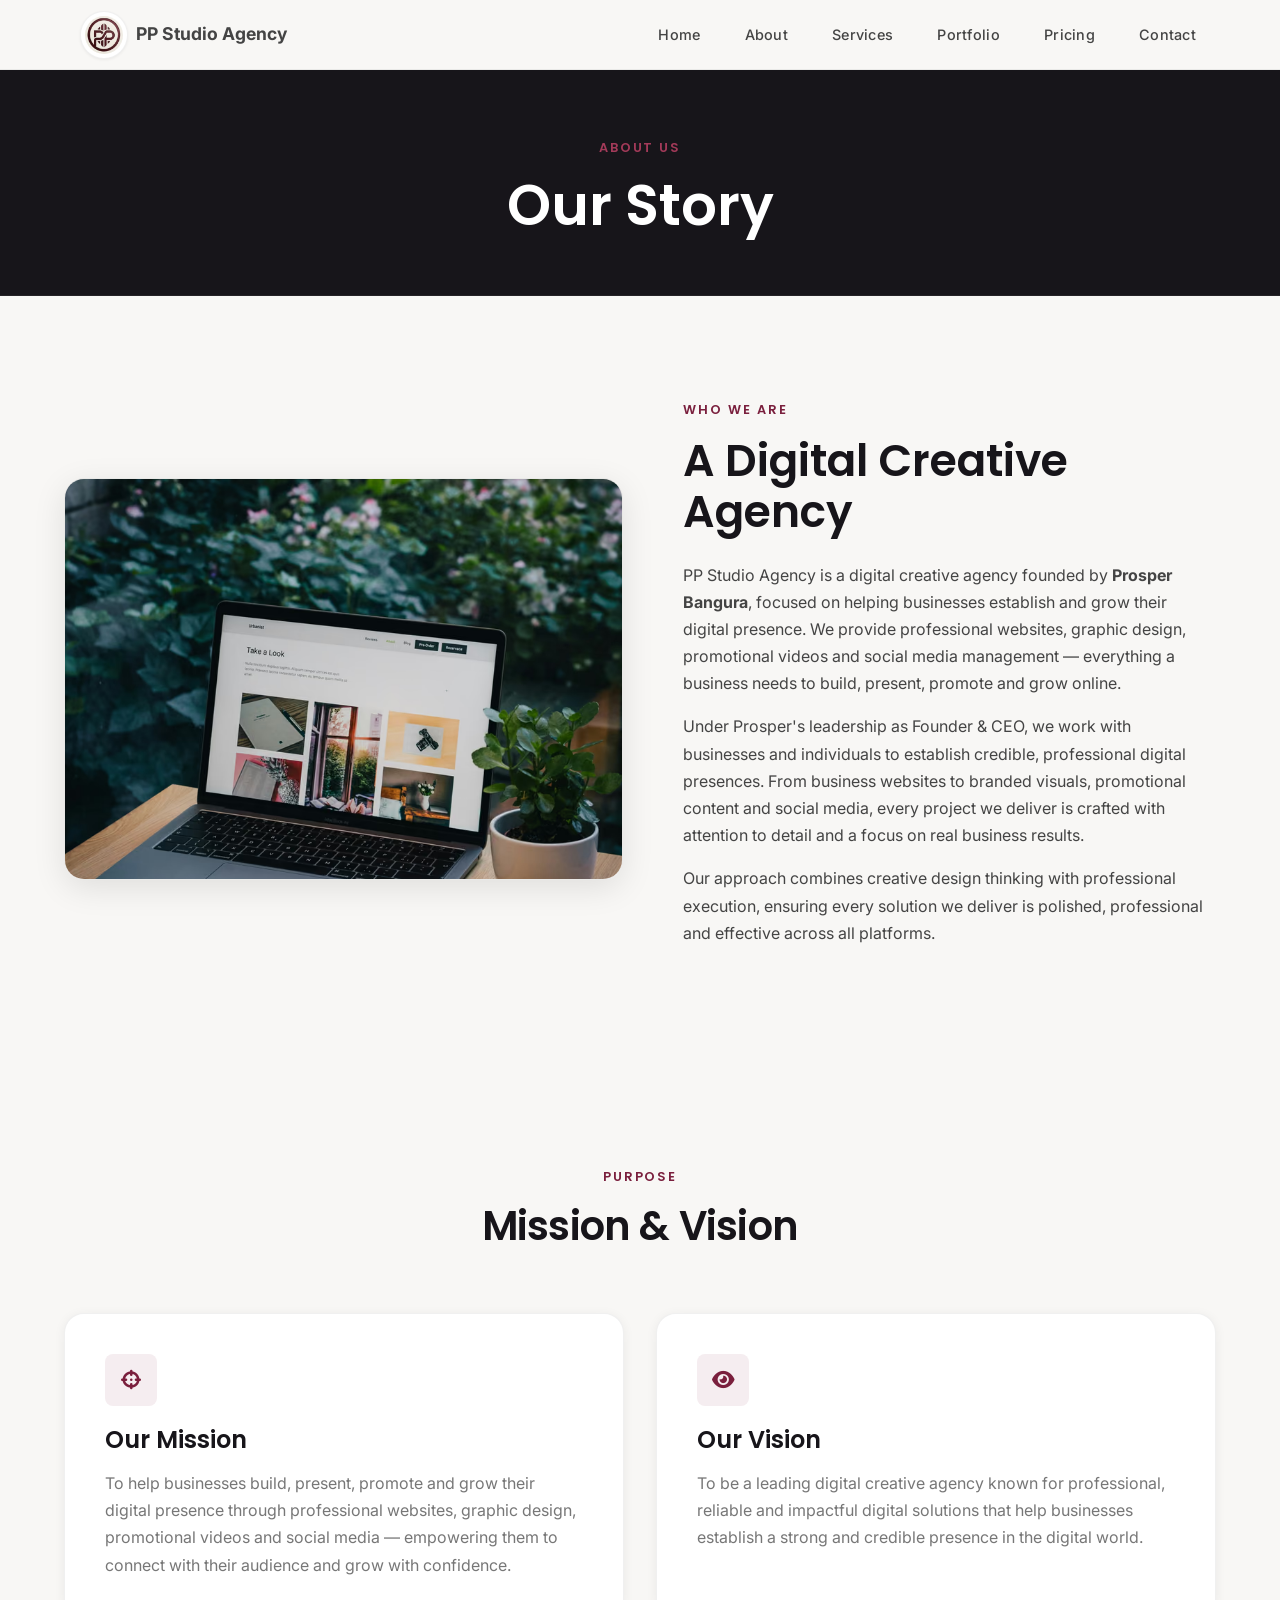
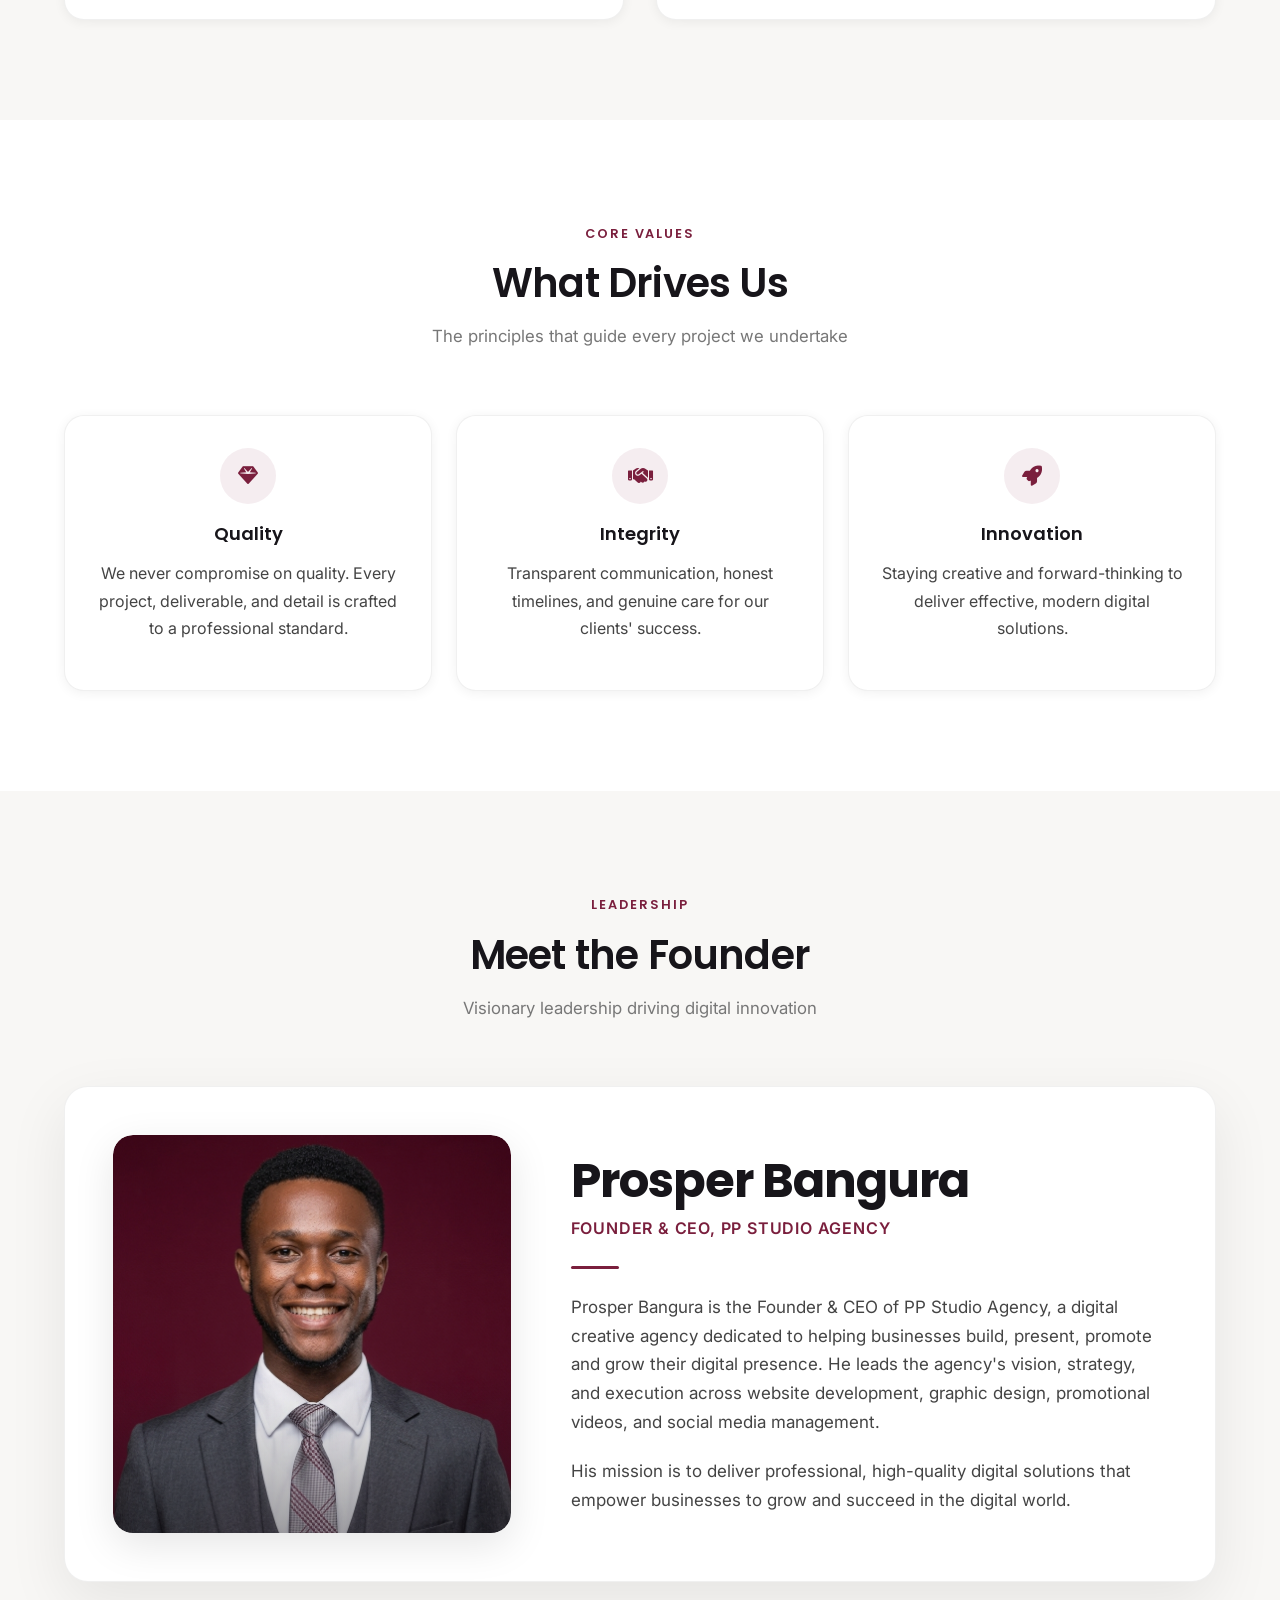
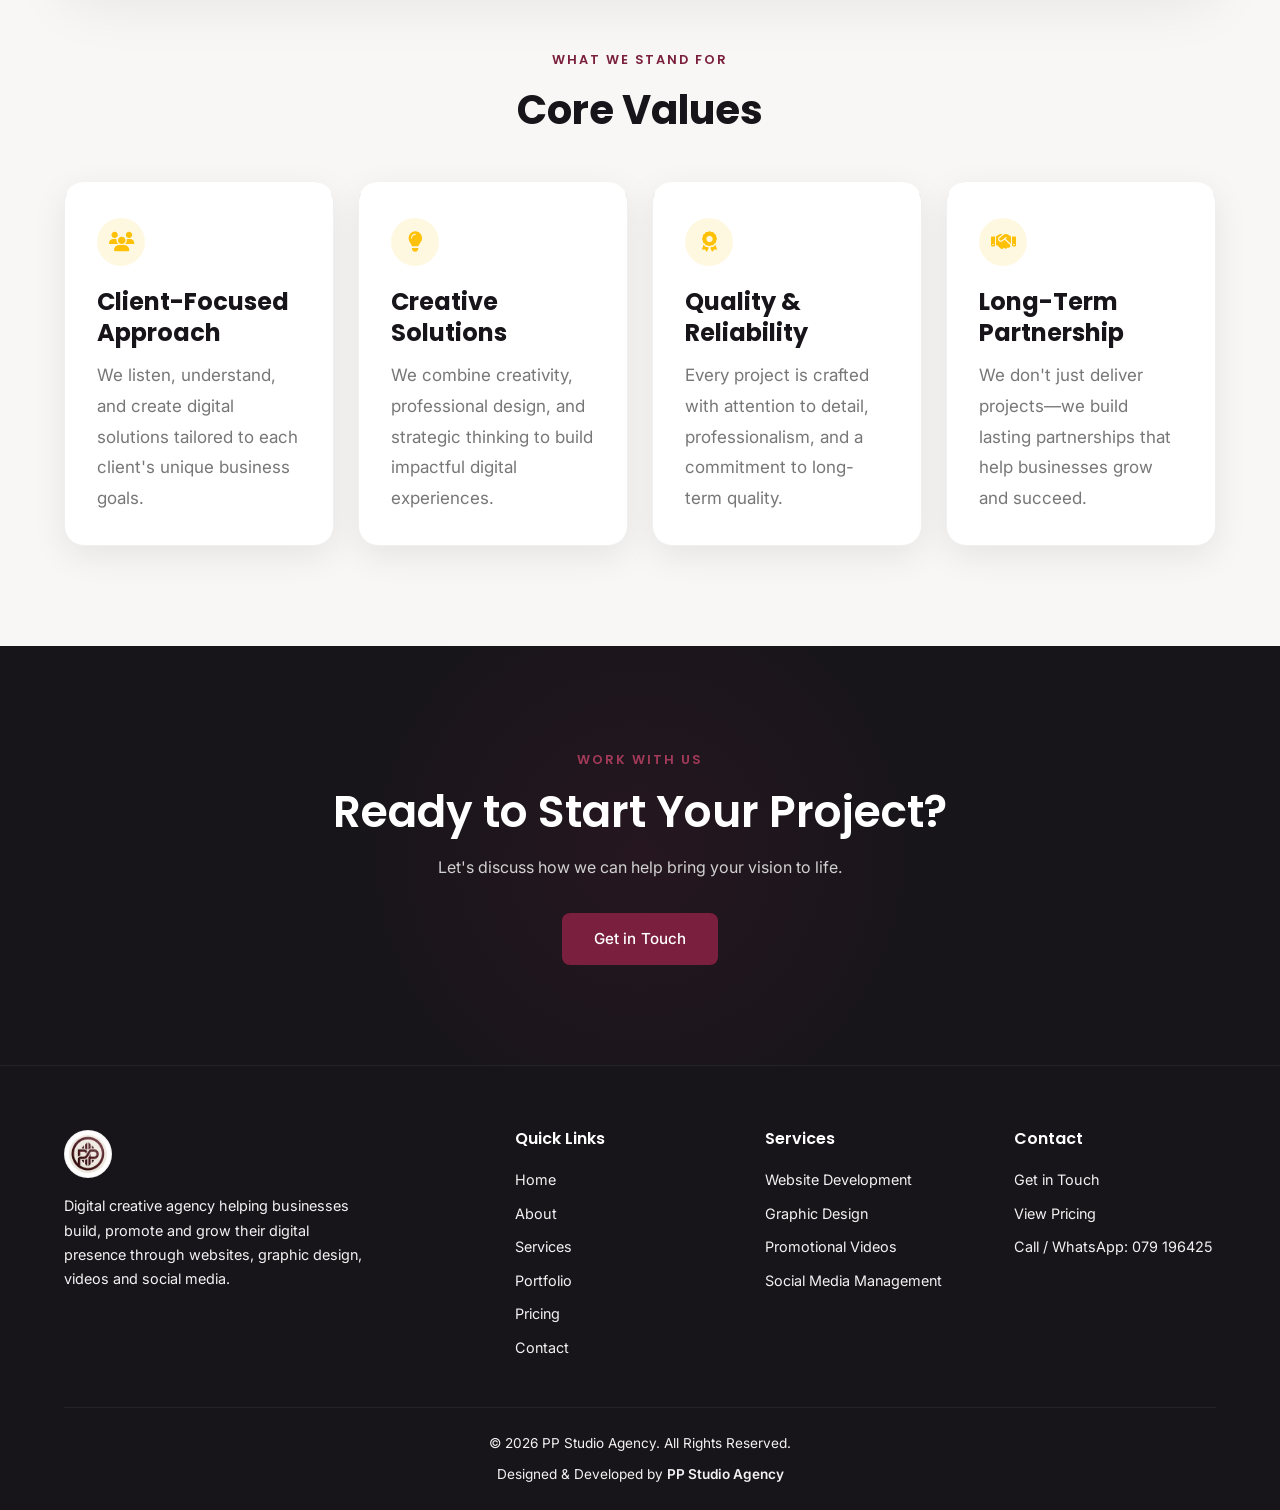
<file: about.html>
<!DOCTYPE html>
<html lang="en">
<head>
    <meta charset="UTF-8">
    <meta name="viewport" content="width=device-width, initial-scale=1.0">
    <meta name="description" content="Learn about PP Studio Agency - a digital creative agency helping businesses build, promote and grow their digital presence through websites, graphic design, promotional videos and social media management.">
    <meta name="keywords" content="about PP Studio Agency, digital creative agency, digital presence, our story, mission, website development, graphic design">
    <meta name="author" content="PP Studio Agency">
    <meta name="robots" content="index, follow">
    <title>About Us | PP Studio Agency - Digital Creative Agency</title>
    <link rel="canonical" href="https://ppstudioagency.vercel.app/about.html">

    <!-- Favicon -->
    <link rel="icon" type="image/x-icon" href="assets/favicon/favicon.ico">
    <link rel="icon" type="image/png" sizes="32x32" href="assets/favicon/favicon-32x32.png">
    <link rel="icon" type="image/png" sizes="16x16" href="assets/favicon/favicon-16x16.png">
    <link rel="apple-touch-icon" href="assets/favicon/apple-touch-icon.png">

    <!-- Open Graph -->
    <meta property="og:type" content="website">
    <meta property="og:title" content="About Us | PP Studio Agency - Digital Creative Agency">
    <meta property="og:description" content="Learn about PP Studio Agency - a digital creative agency helping businesses build, promote and grow their digital presence.">
    <meta property="og:image" content="https://ppstudioagency.vercel.app/assets/images/about/about-preview.jpg">
    <meta property="og:url" content="https://ppstudioagency.vercel.app/about.html">
    <meta property="og:site_name" content="PP Studio Agency">
    <meta property="og:locale" content="en_US">

    <!-- Twitter Card -->
    <meta name="twitter:card" content="summary_large_image">
    <meta name="twitter:title" content="About Us | PP Studio Agency - Digital Creative Agency">
    <meta name="twitter:description" content="Learn about PP Studio Agency - a digital creative agency helping businesses build, promote and grow their digital presence.">
    <meta name="twitter:image" content="https://ppstudioagency.vercel.app/assets/images/about/about-preview.jpg">

    <!-- JSON-LD Structured Data -->
    <script type="application/ld+json">
    {
        "@context": "https://schema.org",
        "@graph": [
            {
                "@type": "Organization",
                "@id": "https://ppstudioagency.vercel.app/#organization",
                "name": "PP Studio Agency",
                "url": "https://ppstudioagency.vercel.app/",
                "logo": {
                    "@type": "ImageObject",
                    "url": "https://ppstudioagency.vercel.app/assets/images/logo/pp-logo.webp",
                    "width": 50,
                    "height": 50
                },
                "description": "Digital creative agency helping businesses build, promote and grow their digital presence through website development, graphic design, promotional videos and social media management.",
                "foundingDate": "2024",
                "founder": {
                    "@id": "https://ppstudioagency.vercel.app/#founder"
                },
                "contactPoint": {
                    "@type": "ContactPoint",
                    "contactType": "customer service",
                    "telephone": "+44 79 1964 25",
                    "availableLanguage": ["English"]
                }
            },
            {
                "@type": "Person",
                "@id": "https://ppstudioagency.vercel.app/#founder",
                "name": "Prosper Bangura",
                "jobTitle": "Founder & CEO",
                "worksFor": {
                    "@id": "https://ppstudioagency.vercel.app/#organization"
                },
                "url": "https://ppstudioagency.vercel.app/",
                "description": "Founder & CEO of PP Studio Agency, a digital creative agency dedicated to helping businesses build, present, promote and grow their digital presence."
            },
            {
                "@type": "WebSite",
                "@id": "https://ppstudioagency.vercel.app/#website",
                "url": "https://ppstudioagency.vercel.app/",
                "name": "PP Studio Agency",
                "description": "Digital creative agency - website development, graphic design, promotional videos and social media management.",
                "publisher": {
                    "@id": "https://ppstudioagency.vercel.app/#organization"
                },
                "inLanguage": "en-US"
            }
        ]
    }
    </script>

    <!-- Stylesheets -->
    <link rel="stylesheet" href="css/style.css">
    <link rel="stylesheet" href="css/responsive.css">
    <link rel="preconnect" href="https://fonts.googleapis.com">
    <link rel="preconnect" href="https://fonts.gstatic.com" crossorigin>
    <link rel="preconnect" href="https://cdnjs.cloudflare.com">
    <link href="https://fonts.googleapis.com/css2?family=Inter:wght@400;500;600;700&family=Poppins:wght@500;600;700&display=swap" rel="stylesheet">
    <link rel="stylesheet" href="https://cdnjs.cloudflare.com/ajax/libs/font-awesome/6.5.1/css/all.min.css" media="print" onload="this.media='all'">
    <noscript><link rel="stylesheet" href="https://cdnjs.cloudflare.com/ajax/libs/font-awesome/6.5.1/css/all.min.css"></noscript>
</head>
<body class="page-about">
    <!-- Skip to content link for accessibility -->
    <a href="#main-content" class="skip-to-content">Skip to main content</a>

    <header class="header" id="header">
        <nav class="navbar container">
            <a href="index.html" class="logo" aria-label="PP Studio Agency - Home">
                <img src="assets/images/logo/pp-logo.webp" alt="PP Studio Agency Logo" width="50" height="50">
                <span class="logo-text">PP Studio Agency</span>
            </a>
            <ul class="nav-menu" id="nav-menu">
                <li class="nav-drawer-header">
                    <a href="index.html" class="nav-drawer-logo" aria-label="PP Studio Agency - Home">
                        <img src="assets/images/logo/pp-logo.webp" alt="PP Studio Agency Logo" width="40" height="40">
                        <span>PP Studio Agency</span>
                    </a>
                    <button class="nav-close" id="nav-close" aria-label="Close menu">&times;</button>
                </li>
                <li class="nav-item"><a href="index.html" class="nav-link">Home</a></li>
                <li class="nav-item"><a href="about.html" class="nav-link active">About</a></li>
                <li class="nav-item"><a href="services.html" class="nav-link">Services</a></li>
                <li class="nav-item"><a href="portfolio.html" class="nav-link">Portfolio</a></li>
                <li class="nav-item"><a href="pricing.html" class="nav-link">Pricing</a></li>
                <li class="nav-item"><a href="contact.html" class="nav-link">Contact</a></li>
            </ul>
            <button class="nav-toggle" id="nav-toggle" aria-label="Toggle navigation">
                <span class="hamburger"></span>
            </button>
        </nav>
    </header>
    <div class="nav-overlay" id="nav-overlay"></div>

    <main id="main-content">
        <section class="page-header">
            <div class="container">
                <span class="section-label">About Us</span>
                <h1 class="page-title">Our Story</h1>
            </div>
        </section>

        <section class="about-intro">
            <div class="container">
                <div class="about-intro-grid">
                    <div class="about-intro-image fade-in">
                        <picture>
                            <source type="image/avif" srcset="assets/images/about/about-preview.avif">
                            <source type="image/webp" srcset="assets/images/about/about-preview.webp">
                            <img src="assets/images/about/about-preview.jpg" alt="PP Studio Agency team working on digital creative projects" loading="lazy" decoding="async" width="600" height="400">
                        </picture>
                    </div>
                    <div class="about-intro-text fade-in">
                        <span class="section-label">Who We Are</span>
                        <h2>A Digital Creative Agency</h2>
                        <p>PP Studio Agency is a digital creative agency founded by <strong>Prosper Bangura</strong>, focused on helping businesses establish and grow their digital presence. We provide professional websites, graphic design, promotional videos and social media management — everything a business needs to build, present, promote and grow online.</p>
                        <p>Under Prosper's leadership as Founder &amp; CEO, we work with businesses and individuals to establish credible, professional digital presences. From business websites to branded visuals, promotional content and social media, every project we deliver is crafted with attention to detail and a focus on real business results.</p>
                        <p>Our approach combines creative design thinking with professional execution, ensuring every solution we deliver is polished, professional and effective across all platforms.</p>
                    </div>
                </div>
            </div>
        </section>

        <section class="mission-vision">
            <div class="container">
                <div class="section-header fade-in">
                    <span class="section-label">Purpose</span>
                    <h2 class="section-title">Mission & Vision</h2>
                </div>
                <div class="mv-grid">
                    <div class="mv-card fade-in">
                        <div class="mv-card-icon"><i class="fas fa-crosshairs"></i></div>
                        <h3>Our Mission</h3>
                        <p>To help businesses build, present, promote and grow their digital presence through professional websites, graphic design, promotional videos and social media — empowering them to connect with their audience and grow with confidence.</p>
                    </div>
                    <div class="mv-card fade-in">
                        <div class="mv-card-icon"><i class="fas fa-eye"></i></div>
                        <h3>Our Vision</h3>
                        <p>To be a leading digital creative agency known for professional, reliable and impactful digital solutions that help businesses establish a strong and credible presence in the digital world.</p>
                    </div>
                </div>
            </div>
        </section>

        <section class="values-section">
            <div class="container">
                <div class="section-header fade-in">
                    <span class="section-label">Core Values</span>
                    <h2 class="section-title">What Drives Us</h2>
                    <p class="section-subtitle">The principles that guide every project we undertake</p>
                </div>
                    <div class="grid grid-3">
                    <div class="value-card fade-in">
                        <div class="value-card-icon"><i class="fas fa-gem"></i></div>
                        <h4>Quality</h4>
                        <p>We never compromise on quality. Every project, deliverable, and detail is crafted to a professional standard.</p>
                    </div>
                    <div class="value-card fade-in">
                        <div class="value-card-icon"><i class="fas fa-handshake"></i></div>
                        <h4>Integrity</h4>
                        <p>Transparent communication, honest timelines, and genuine care for our clients' success.</p>
                    </div>
                    <div class="value-card fade-in">
                        <div class="value-card-icon"><i class="fas fa-rocket"></i></div>
                        <h4>Innovation</h4>
                        <p>Staying creative and forward-thinking to deliver effective, modern digital solutions.</p>
                    </div>
                </div>
            </div>
        </section>

        <section class="founder-section">
            <div class="container">
                <div class="section-header fade-in">
                    <span class="section-label">Leadership</span>
                    <h2 class="section-title">Meet the Founder</h2>
                    <p class="section-subtitle">Visionary leadership driving digital innovation</p>
                </div>
                <div class="founder-card fade-in">
                    <div class="founder-image-wrapper">
                        <img src="assets/images/about/profile.png" alt="Prosper Bangura - Founder & CEO of PP Studio Agency" loading="lazy" decoding="async" width="400" height="400">
                    </div>
                    <div class="founder-info">
                        <h3 class="founder-name">Prosper Bangura</h3>
                        <span class="founder-title">Founder &amp; CEO, PP Studio Agency</span>
                        <div class="founder-divider"></div>
                        <div class="founder-bio">
                            <p>Prosper Bangura is the Founder &amp; CEO of PP Studio Agency, a digital creative agency dedicated to helping businesses build, present, promote and grow their digital presence. He leads the agency's vision, strategy, and execution across website development, graphic design, promotional videos, and social media management.</p>
                            <p>His mission is to deliver professional, high-quality digital solutions that empower businesses to grow and succeed in the digital world.</p>
                        </div>
                    </div>
                </div>
                <!-- Core Values -->
                <div class="founder-values">
                    <div class="founder-values-header">
                        <span class="section-label">What We Stand For</span>
                        <h3 class="founder-values-title">Core Values</h3>
                    </div>
                    <div class="founder-values-grid">
                        <div class="founder-value-card">
                            <div class="founder-value-icon"><i class="fas fa-users"></i></div>
                            <h5>Client-Focused Approach</h5>
                            <p>We listen, understand, and create digital solutions tailored to each client's unique business goals.</p>
                        </div>
                        <div class="founder-value-card">
                            <div class="founder-value-icon"><i class="fas fa-lightbulb"></i></div>
                            <h5>Creative Solutions</h5>
                            <p>We combine creativity, professional design, and strategic thinking to build impactful digital experiences.</p>
                        </div>
                        <div class="founder-value-card">
                            <div class="founder-value-icon"><i class="fas fa-award"></i></div>
                            <h5>Quality &amp; Reliability</h5>
                            <p>Every project is crafted with attention to detail, professionalism, and a commitment to long-term quality.</p>
                        </div>
                        <div class="founder-value-card">
                            <div class="founder-value-icon"><i class="fas fa-handshake"></i></div>
                            <h5>Long-Term Partnership</h5>
                            <p>We don't just deliver projects—we build lasting partnerships that help businesses grow and succeed.</p>
                        </div>
                    </div>
                </div>
            </div>
        </section>

        <section class="cta-section">
            <div class="container">
                <div class="cta-content fade-in">
                    <span class="section-label">Work With Us</span>
                    <h2>Ready to Start Your Project?</h2>
                    <p>Let's discuss how we can help bring your vision to life.</p>
                    <a href="contact.html" class="btn btn-primary">Get in Touch</a>
                </div>
            </div>
        </section>
    </main>

    <footer class="footer">
        <div class="container">
            <div class="footer-grid">
                <div class="footer-brand">
                    <a href="index.html" class="logo" aria-label="PP Studio Agency - Home">
                        <img src="assets/images/logo/pp-logo-footer.webp" alt="PP Studio Agency Logo" width="50" height="50" loading="lazy" decoding="async">
                    </a>
                    <p>Digital creative agency helping businesses build, promote and grow their digital presence through websites, graphic design, videos and social media.</p>
                </div>
                <div>
                    <h4 class="footer-title">Quick Links</h4>
                    <div class="footer-links">
                        <a href="index.html">Home</a>
                        <a href="about.html">About</a>
                        <a href="services.html">Services</a>
                        <a href="portfolio.html">Portfolio</a>
                        <a href="pricing.html">Pricing</a>
                        <a href="contact.html">Contact</a>
                    </div>
                </div>
                <div>
                    <h4 class="footer-title">Services</h4>
                    <div class="footer-links">
                        <a href="services.html">Website Development</a>
                        <a href="services.html">Graphic Design</a>
                        <a href="services.html">Promotional Videos</a>
                        <a href="services.html">Social Media Management</a>
                    </div>
                </div>
                <div>
                    <h4 class="footer-title">Contact</h4>
                    <div class="footer-links">
                        <a href="contact.html">Get in Touch</a>
                        <a href="pricing.html">View Pricing</a>
                        <a href="tel:+4479196425">Call / WhatsApp: 079 196425</a>
                    </div>
                </div>
            </div>
            <div class="footer-bottom">
                <p>&copy; 2026 PP Studio Agency. All Rights Reserved.</p>
                <p class="footer-credit">Designed & Developed by <span>PP Studio Agency</span></p>
            </div>
        </div>
    </footer>

    <script src="js/main.js" defer></script>
</body>
</html>
</file>
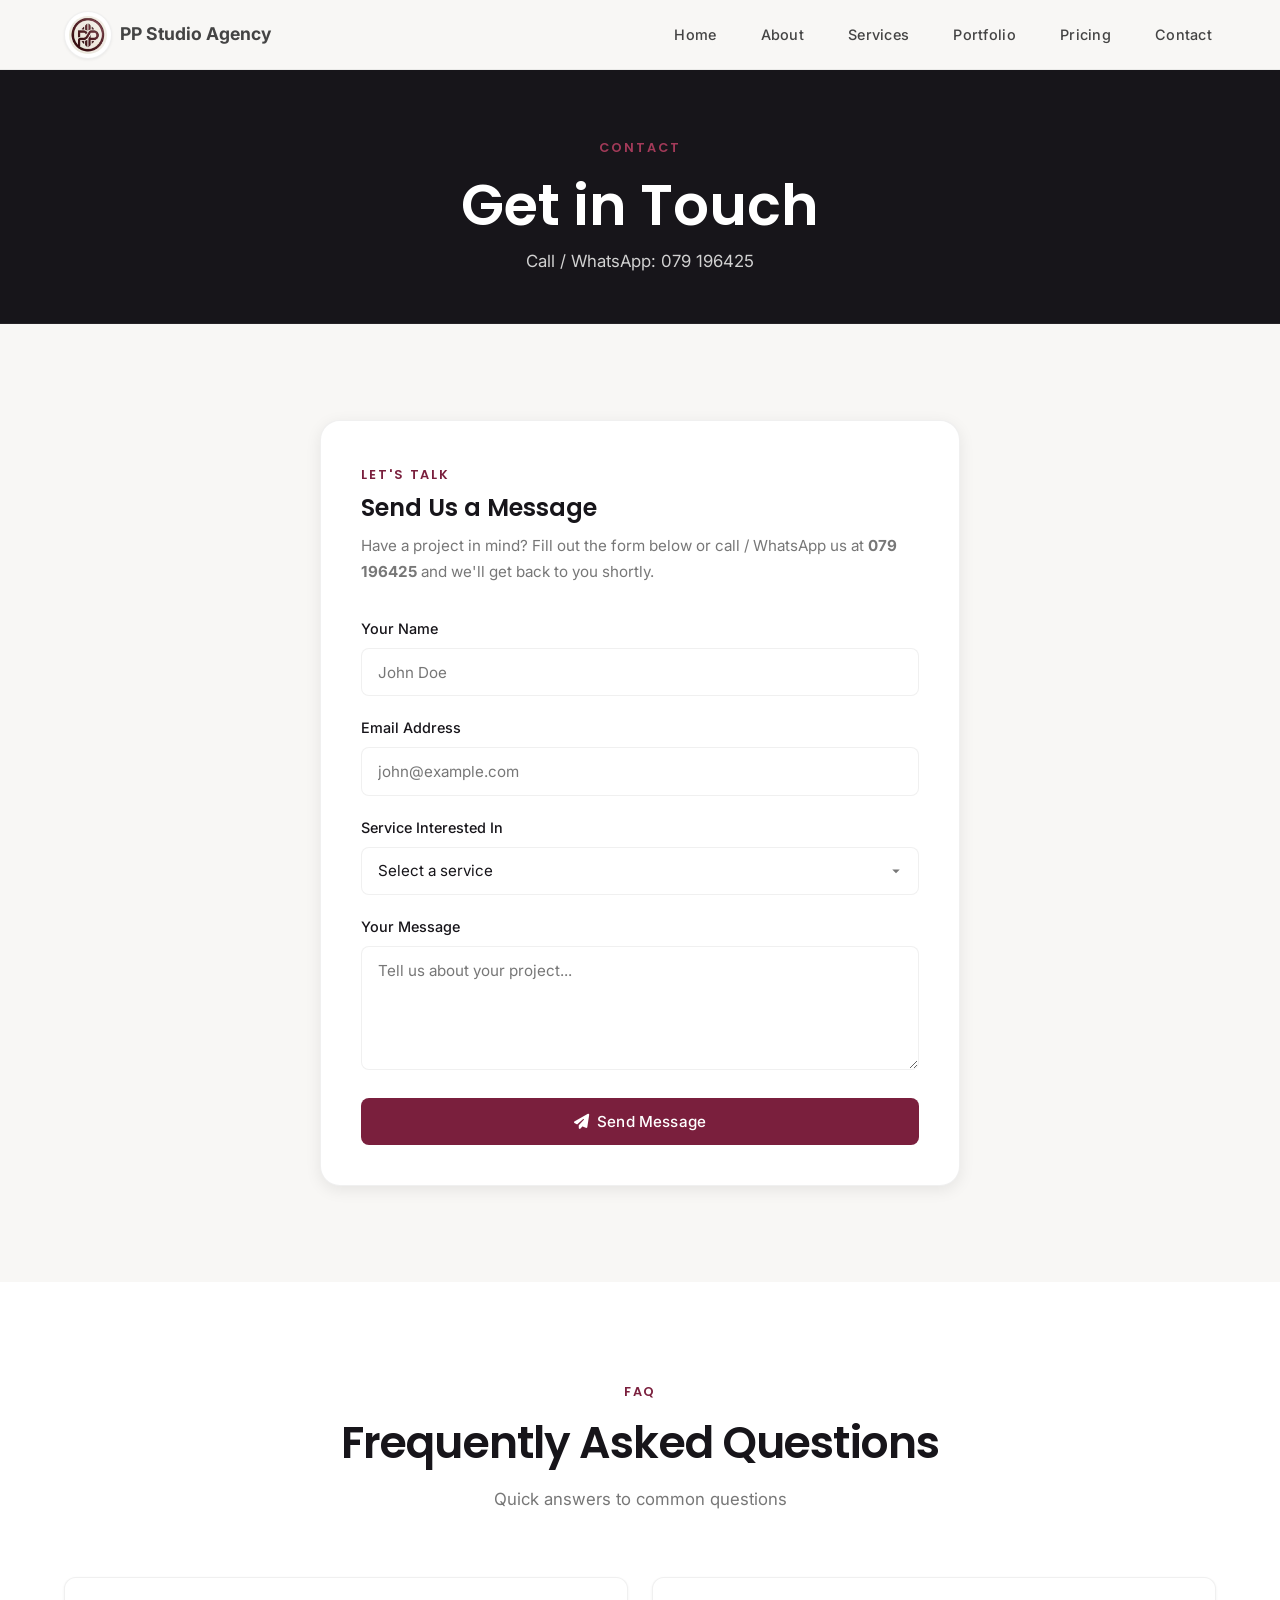
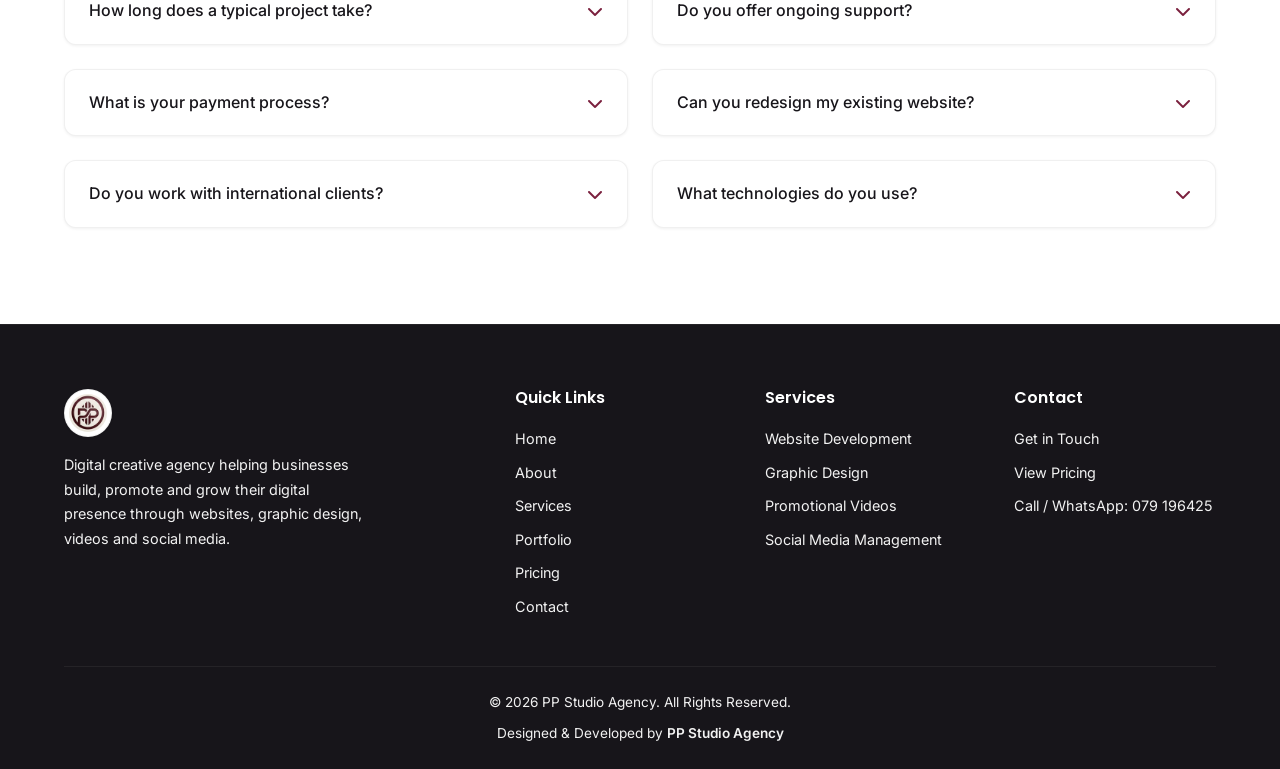
<file: contact.html>
<!DOCTYPE html>
<html lang="en">
<head>
    <meta charset="UTF-8">
    <meta name="viewport" content="width=device-width, initial-scale=1.0">
    <meta name="description" content="Get in touch with PP Studio Agency. Start your project for website development, graphic design, promotional videos or social media management. Call or WhatsApp 079 196425.">
    <meta name="keywords" content="contact PP Studio Agency, digital agency inquiry, start a project, website development, graphic design, social media management quote">
    <meta name="author" content="PP Studio Agency">
    <meta name="robots" content="index, follow">
    <title>Contact Us | PP Studio Agency - Get in Touch</title>
    <link rel="canonical" href="https://ppstudioagency.vercel.app/contact.html">

    <!-- Favicon -->
    <link rel="icon" type="image/x-icon" href="assets/favicon/favicon.ico">
    <link rel="icon" type="image/png" sizes="32x32" href="assets/favicon/favicon-32x32.png">
    <link rel="icon" type="image/png" sizes="16x16" href="assets/favicon/favicon-16x16.png">
    <link rel="apple-touch-icon" href="assets/favicon/apple-touch-icon.png">

    <!-- Open Graph -->
    <meta property="og:type" content="website">
    <meta property="og:title" content="Contact Us | PP Studio Agency - Get in Touch">
    <meta property="og:description" content="Get in touch with PP Studio Agency for website development, graphic design, promotional videos and social media management. Call or WhatsApp 079 196425.">
    <meta property="og:image" content="https://ppstudioagency.vercel.app/assets/images/logo/pp-logo.webp">
    <meta property="og:url" content="https://ppstudioagency.vercel.app/contact.html">
    <meta property="og:site_name" content="PP Studio Agency">
    <meta property="og:locale" content="en_US">

    <!-- Twitter Card -->
    <meta name="twitter:card" content="summary_large_image">
    <meta name="twitter:title" content="Contact Us | PP Studio Agency - Get in Touch">
    <meta name="twitter:description" content="Get in touch with PP Studio Agency for website development, graphic design, promotional videos and social media management.">
    <meta name="twitter:image" content="https://ppstudioagency.vercel.app/assets/images/logo/pp-logo.webp">

    <!-- JSON-LD Structured Data -->
    <script type="application/ld+json">
    {
        "@context": "https://schema.org",
        "@graph": [
            {
                "@type": "Organization",
                "@id": "https://ppstudioagency.vercel.app/#organization",
                "name": "PP Studio Agency",
                "url": "https://ppstudioagency.vercel.app/",
                "logo": {
                    "@type": "ImageObject",
                    "url": "https://ppstudioagency.vercel.app/assets/images/logo/pp-logo.webp",
                    "width": 50,
                    "height": 50
                },
                "description": "Digital creative agency helping businesses build, promote and grow their digital presence through website development, graphic design, promotional videos and social media management.",
                "foundingDate": "2024",
                "founder": {
                    "@id": "https://ppstudioagency.vercel.app/#founder"
                },
                "contactPoint": {
                    "@type": "ContactPoint",
                    "contactType": "customer service",
                    "telephone": "+44 79 1964 25",
                    "availableLanguage": ["English"]
                }
            },
            {
                "@type": "Person",
                "@id": "https://ppstudioagency.vercel.app/#founder",
                "name": "Prosper Bangura",
                "jobTitle": "Founder & CEO",
                "worksFor": {
                    "@id": "https://ppstudioagency.vercel.app/#organization"
                },
                "url": "https://ppstudioagency.vercel.app/",
                "description": "Founder & CEO of PP Studio Agency, a digital creative agency dedicated to helping businesses build, present, promote and grow their digital presence."
            },
            {
                "@type": "WebSite",
                "@id": "https://ppstudioagency.vercel.app/#website",
                "url": "https://ppstudioagency.vercel.app/",
                "name": "PP Studio Agency",
                "description": "Digital creative agency - website development, graphic design, promotional videos and social media management.",
                "publisher": {
                    "@id": "https://ppstudioagency.vercel.app/#organization"
                },
                "inLanguage": "en-US"
            }
        ]
    }
    </script>

    <!-- Stylesheets -->
    <link rel="stylesheet" href="css/style.css">
    <link rel="stylesheet" href="css/responsive.css">
    <link rel="preconnect" href="https://fonts.googleapis.com">
    <link rel="preconnect" href="https://fonts.gstatic.com" crossorigin>
    <link rel="preconnect" href="https://cdnjs.cloudflare.com">
    <link href="https://fonts.googleapis.com/css2?family=Inter:wght@400;500;600;700&family=Poppins:wght@500;600;700&display=swap" rel="stylesheet">
    <link rel="stylesheet" href="https://cdnjs.cloudflare.com/ajax/libs/font-awesome/6.5.1/css/all.min.css" media="print" onload="this.media='all'">
    <noscript><link rel="stylesheet" href="https://cdnjs.cloudflare.com/ajax/libs/font-awesome/6.5.1/css/all.min.css"></noscript>
</head>
<body>
    <!-- Skip to content link for accessibility -->
    <a href="#main-content" class="skip-to-content">Skip to main content</a>

    <header class="header" id="header">
        <nav class="navbar container">
            <a href="index.html" class="logo" aria-label="PP Studio Agency - Home">
                <img src="assets/images/logo/pp-logo.webp" alt="PP Studio Agency Logo" width="50" height="50">
                <span class="logo-text">PP Studio Agency</span>
            </a>
            <ul class="nav-menu" id="nav-menu">
                <li class="nav-drawer-header">
                    <a href="index.html" class="nav-drawer-logo" aria-label="PP Studio Agency - Home">
                        <img src="assets/images/logo/pp-logo.webp" alt="PP Studio Agency Logo" width="40" height="40">
                        <span>PP Studio Agency</span>
                    </a>
                    <button class="nav-close" id="nav-close" aria-label="Close menu">&times;</button>
                </li>
                <li class="nav-item"><a href="index.html" class="nav-link">Home</a></li>
                <li class="nav-item"><a href="about.html" class="nav-link">About</a></li>
                <li class="nav-item"><a href="services.html" class="nav-link">Services</a></li>
                <li class="nav-item"><a href="portfolio.html" class="nav-link">Portfolio</a></li>
                <li class="nav-item"><a href="pricing.html" class="nav-link">Pricing</a></li>
                <li class="nav-item"><a href="contact.html" class="nav-link active">Contact</a></li>
            </ul>
            <button class="nav-toggle" id="nav-toggle" aria-label="Toggle navigation">
                <span class="hamburger"></span>
            </button>
        </nav>
    </header>
    <div class="nav-overlay" id="nav-overlay"></div>

    <main id="main-content">
        <section class="page-header">
            <div class="container">
                <span class="section-label">Contact</span>
                <h1 class="page-title">Get in Touch</h1>
                <p class="section-subtitle">Call / WhatsApp: 079 196425</p>
            </div>
        </section>

        <section class="contact-section">
            <div class="container">
                <div class="contact-form-wrapper fade-in">
                    <div class="contact-form-container">
                        <span class="section-label">Let's Talk</span>
                        <h3>Send Us a Message</h3>
                        <p class="contact-form-intro">Have a project in mind? Fill out the form below or call / WhatsApp us at <strong>079 196425</strong> and we'll get back to you shortly.</p>
                        <form id="contact-form">
                            <div class="form-group">
                                <label for="name">Your Name</label>
                                <input type="text" id="name" name="name" placeholder="John Doe" required>
                                <div class="form-error">Please enter your name</div>
                            </div>
                            <div class="form-group">
                                <label for="email">Email Address</label>
                                <input type="email" id="email" name="email" placeholder="john@example.com" required>
                                <div class="form-error">Please enter a valid email</div>
                            </div>
                            <div class="form-group">
                                <label for="service">Service Interested In</label>
                                <select id="service" name="service" required>
                                    <option value="" disabled selected>Select a service</option>
                                    <option value="website-development">Website Development</option>
                                    <option value="graphic-design">Graphic Design</option>
                                    <option value="promotional-videos">Promotional Videos</option>
                                    <option value="social-media-management">Social Media Management</option>
                                    <option value="other">Other</option>
                                </select>
                                <div class="form-error">Please select a service</div>
                            </div>
                            <div class="form-group">
                                <label for="message">Your Message</label>
                                <textarea id="message" name="message" placeholder="Tell us about your project..." rows="5" required></textarea>
                                <div class="form-error">Please enter a message (min 10 characters)</div>
                            </div>
                            <button type="submit" class="btn btn-primary" style="width: 100%;">
                                <i class="fas fa-paper-plane"></i> Send Message
                            </button>
                        </form>
                    </div>
                </div>
            </div>
        </section>

        <section class="faq-section">
            <div class="container">
                <div class="section-header fade-in">
                    <span class="section-label">FAQ</span>
                    <h2 class="section-title">Frequently Asked Questions</h2>
                    <p class="section-subtitle">Quick answers to common questions</p>
                </div>
                <div class="faq-grid">
                    <div class="faq-card fade-in">
                        <div class="faq-question">
                            How long does a typical project take?
                            <i class="fas fa-chevron-down"></i>
                        </div>
                        <div class="faq-answer">
                            <p>A standard website project takes 2-4 weeks depending on complexity. Larger projects with custom features may take 6-8 weeks.</p>
                        </div>
                    </div>
                    <div class="faq-card fade-in">
                        <div class="faq-question">
                            Do you offer ongoing support?
                            <i class="fas fa-chevron-down"></i>
                        </div>
                        <div class="faq-answer">
                            <p>Yes, we offer maintenance and support packages to keep your website updated, secure, and performing at its best.</p>
                        </div>
                    </div>
                    <div class="faq-card fade-in">
                        <div class="faq-question">
                            What is your payment process?
                            <i class="fas fa-chevron-down"></i>
                        </div>
                        <div class="faq-answer">
                            <p>We typically require a 50% upfront deposit to begin work, with the remaining 50% due upon project completion and your approval.</p>
                        </div>
                    </div>
                    <div class="faq-card fade-in">
                        <div class="faq-question">
                            Can you redesign my existing website?
                            <i class="fas fa-chevron-down"></i>
                        </div>
                        <div class="faq-answer">
                            <p>Absolutely. We offer complete website redesigns as well as partial updates to improve design, performance, and user experience.</p>
                        </div>
                    </div>
                    <div class="faq-card fade-in">
                        <div class="faq-question">
                            Do you work with international clients?
                            <i class="fas fa-chevron-down"></i>
                        </div>
                        <div class="faq-answer">
                            <p>Yes, we work with clients worldwide. Our remote-first approach allows us to collaborate seamlessly across time zones.</p>
                        </div>
                    </div>
                    <div class="faq-card fade-in">
                        <div class="faq-question">
                            What technologies do you use?
                            <i class="fas fa-chevron-down"></i>
                        </div>
                        <div class="faq-answer">
                            <p>We use modern web technologies including HTML5, CSS3, JavaScript, and various frameworks tailored to each project's needs.</p>
                        </div>
                    </div>
                </div>
            </div>
        </section>
    </main>

    <footer class="footer">
        <div class="container">
            <div class="footer-grid">
                <div class="footer-brand">
                    <a href="index.html" class="logo" aria-label="PP Studio Agency - Home">
                        <img src="assets/images/logo/pp-logo-footer.webp" alt="PP Studio Agency Logo" width="50" height="50" loading="lazy" decoding="async">
                    </a>
                    <p>Digital creative agency helping businesses build, promote and grow their digital presence through websites, graphic design, videos and social media.</p>
                </div>
                <div>
                    <h4 class="footer-title">Quick Links</h4>
                    <div class="footer-links">
                        <a href="index.html">Home</a>
                        <a href="about.html">About</a>
                        <a href="services.html">Services</a>
                        <a href="portfolio.html">Portfolio</a>
                        <a href="pricing.html">Pricing</a>
                        <a href="contact.html">Contact</a>
                    </div>
                </div>
                <div>
                    <h4 class="footer-title">Services</h4>
                    <div class="footer-links">
                        <a href="services.html">Website Development</a>
                        <a href="services.html">Graphic Design</a>
                        <a href="services.html">Promotional Videos</a>
                        <a href="services.html">Social Media Management</a>
                    </div>
                </div>
                <div>
                    <h4 class="footer-title">Contact</h4>
                    <div class="footer-links">
                        <a href="contact.html">Get in Touch</a>
                        <a href="pricing.html">View Pricing</a>
                        <a href="tel:+4479196425">Call / WhatsApp: 079 196425</a>
                    </div>
                </div>
            </div>
            <div class="footer-bottom">
                <p>&copy; 2026 PP Studio Agency. All Rights Reserved.</p>
                <p class="footer-credit">Designed & Developed by <span>PP Studio Agency</span></p>
            </div>
        </div>
    </footer>

    <script src="js/main.js" defer></script>
    <script src="js/contact.js" defer></script>
</body>
</html>
</file>
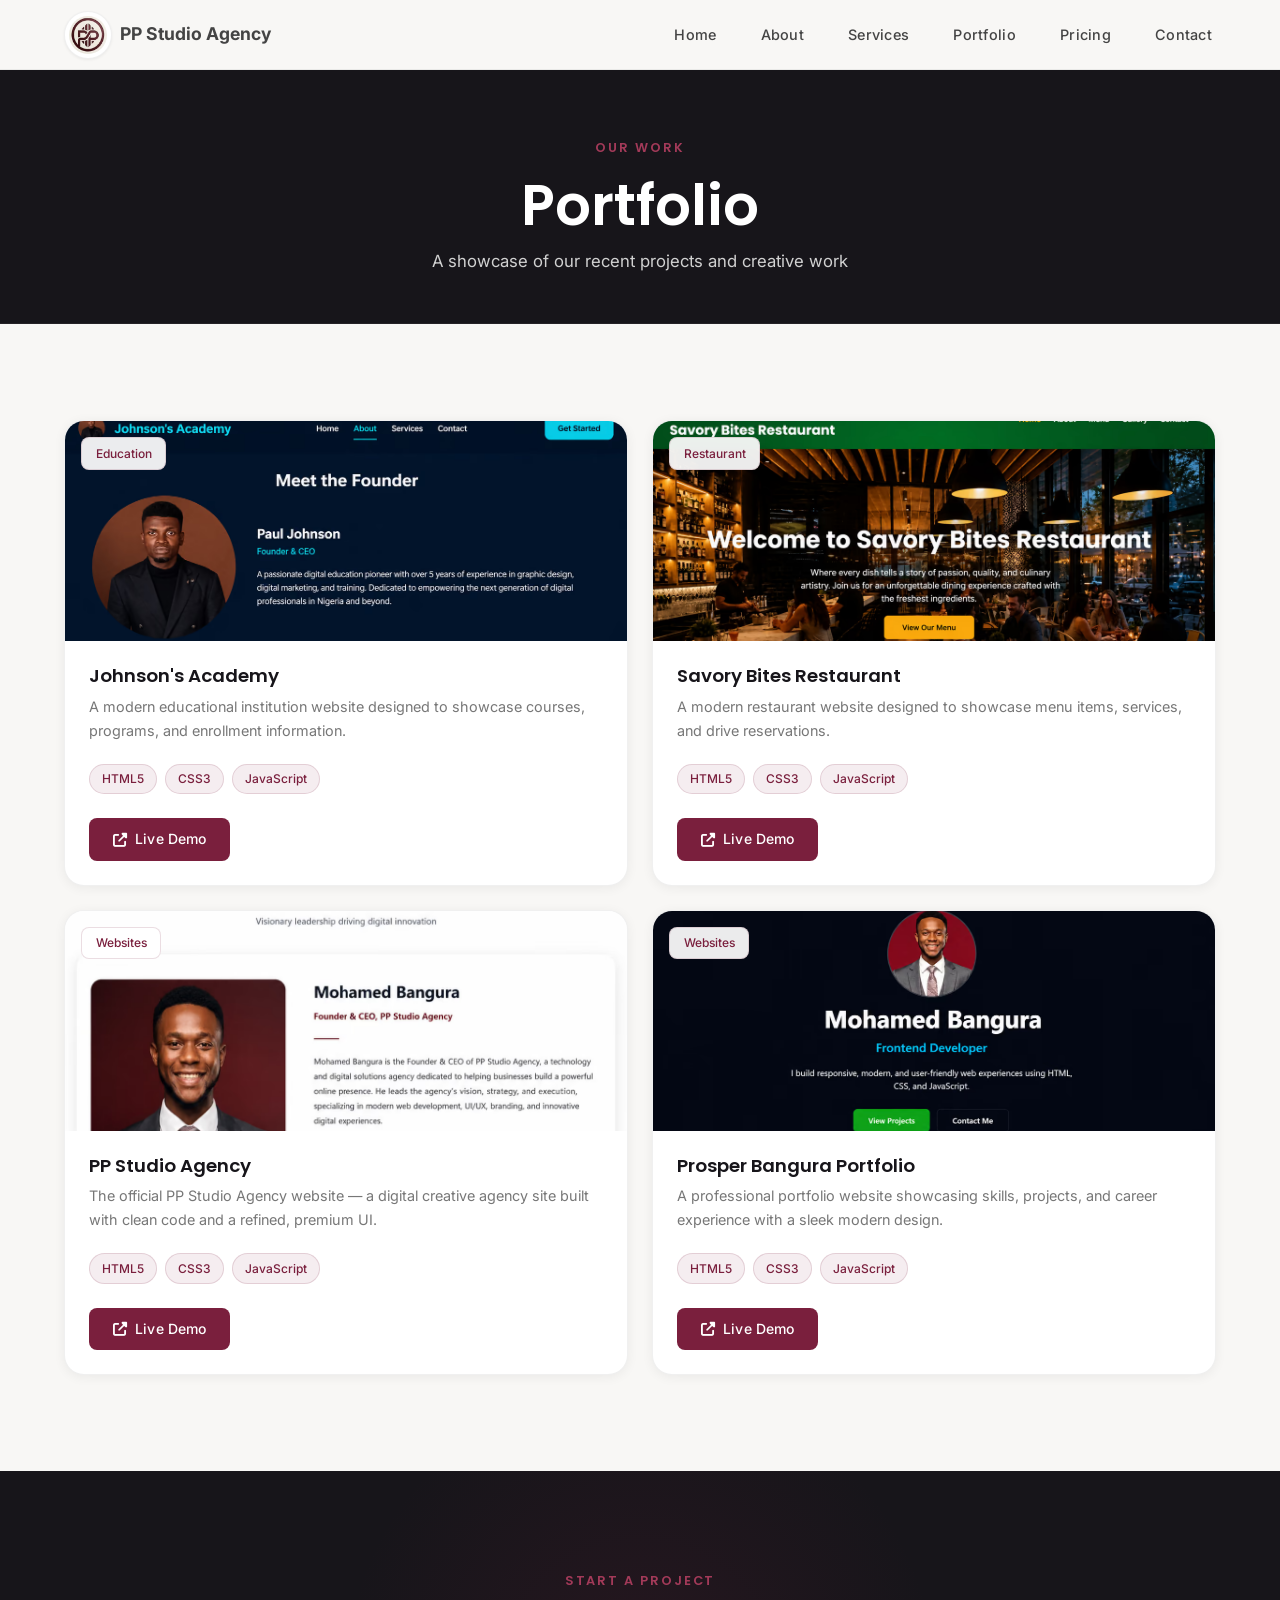
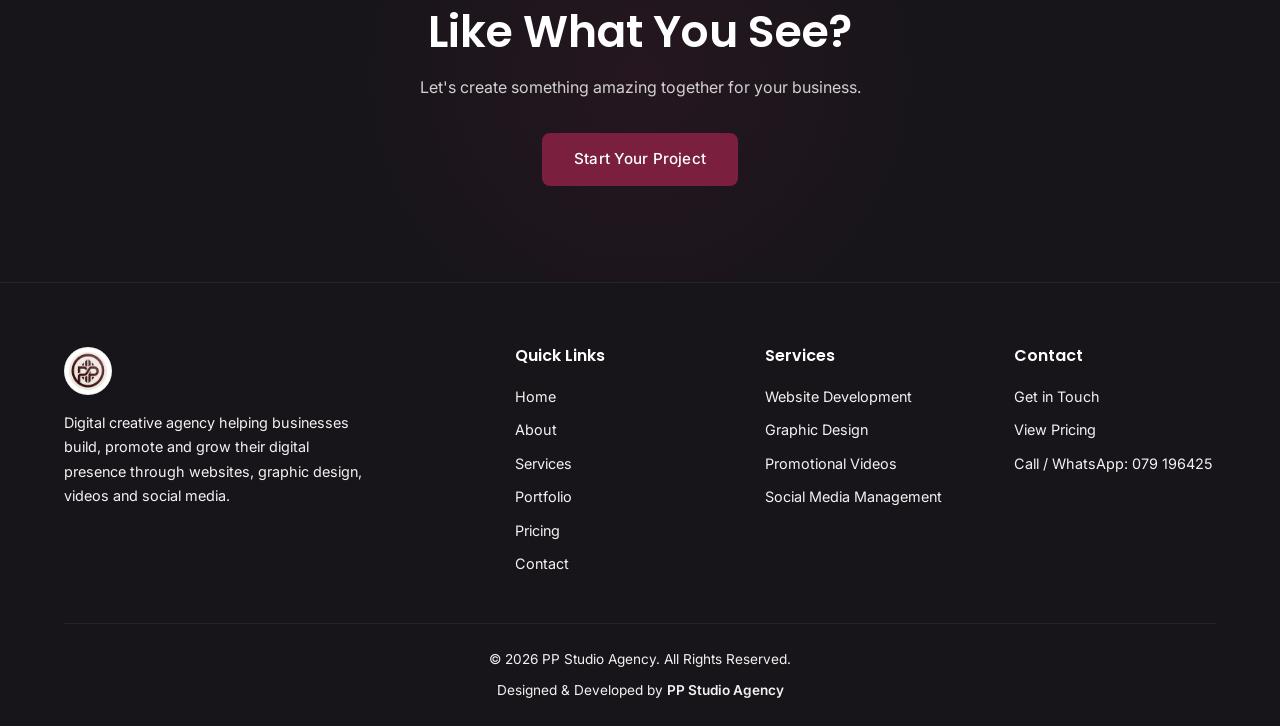
<file: portfolio.html>
<!DOCTYPE html>
<html lang="en">
<head>
    <meta charset="UTF-8">
    <meta name="viewport" content="width=device-width, initial-scale=1.0">
    <meta name="description" content="Explore the portfolio of PP Studio Agency. View our work across website development, digital design and online presence projects.">
    <meta name="keywords" content="PP Studio Agency portfolio, website projects, digital creative agency work, website examples, portfolio showcase">
    <meta name="author" content="PP Studio Agency">
    <meta name="robots" content="index, follow">
    <title>Portfolio | PP Studio Agency - Digital Creative Agency Work</title>
    <link rel="canonical" href="https://ppstudioagency.vercel.app/portfolio.html">

    <!-- Favicon -->
    <link rel="icon" type="image/x-icon" href="assets/favicon/favicon.ico">
    <link rel="icon" type="image/png" sizes="32x32" href="assets/favicon/favicon-32x32.png">
    <link rel="icon" type="image/png" sizes="16x16" href="assets/favicon/favicon-16x16.png">
    <link rel="apple-touch-icon" href="assets/favicon/apple-touch-icon.png">

    <!-- Open Graph -->
    <meta property="og:type" content="website">
    <meta property="og:title" content="Portfolio | PP Studio Agency - Digital Creative Agency Work">
    <meta property="og:description" content="Explore the portfolio of PP Studio Agency. View our work across website development, digital design and online presence projects.">
    <meta property="og:image" content="https://ppstudioagency.vercel.app/assets/images/projects/mohamed-bangura-portfolio.webp">
    <meta property="og:url" content="https://ppstudioagency.vercel.app/portfolio.html">
    <meta property="og:site_name" content="PP Studio Agency">
    <meta property="og:locale" content="en_US">

    <!-- Twitter Card -->
    <meta name="twitter:card" content="summary_large_image">
    <meta name="twitter:title" content="Portfolio | PP Studio Agency - Digital Creative Agency Work">
    <meta name="twitter:description" content="Explore the portfolio of PP Studio Agency. View our work across website development, digital design and online presence projects.">
    <meta name="twitter:image" content="https://ppstudioagency.vercel.app/assets/images/projects/mohamed-bangura-portfolio.webp">

    <!-- JSON-LD Structured Data -->
    <script type="application/ld+json">
    {
        "@context": "https://schema.org",
        "@graph": [
            {
                "@type": "Organization",
                "@id": "https://ppstudioagency.vercel.app/#organization",
                "name": "PP Studio Agency",
                "url": "https://ppstudioagency.vercel.app/",
                "logo": {
                    "@type": "ImageObject",
                    "url": "https://ppstudioagency.vercel.app/assets/images/logo/pp-logo.webp",
                    "width": 50,
                    "height": 50
                },
                "description": "Digital creative agency helping businesses build, promote and grow their digital presence through website development, graphic design, promotional videos and social media management.",
                "foundingDate": "2024",
                "founder": {
                    "@id": "https://ppstudioagency.vercel.app/#founder"
                },
                "contactPoint": {
                    "@type": "ContactPoint",
                    "contactType": "customer service",
                    "telephone": "+44 79 1964 25",
                    "availableLanguage": ["English"]
                }
            },
            {
                "@type": "Person",
                "@id": "https://ppstudioagency.vercel.app/#founder",
                "name": "Prosper Bangura",
                "jobTitle": "Founder & CEO",
                "worksFor": {
                    "@id": "https://ppstudioagency.vercel.app/#organization"
                },
                "url": "https://ppstudioagency.vercel.app/",
                "description": "Founder & CEO of PP Studio Agency, a digital creative agency dedicated to helping businesses build, present, promote and grow their digital presence."
            },
            {
                "@type": "WebSite",
                "@id": "https://ppstudioagency.vercel.app/#website",
                "url": "https://ppstudioagency.vercel.app/",
                "name": "PP Studio Agency",
                "description": "Digital creative agency - website development, graphic design, promotional videos and social media management.",
                "publisher": {
                    "@id": "https://ppstudioagency.vercel.app/#organization"
                },
                "inLanguage": "en-US"
            }
        ]
    }
    </script>

    <!-- Stylesheets -->
    <link rel="stylesheet" href="css/style.css">
    <link rel="stylesheet" href="css/responsive.css">
    <link rel="preconnect" href="https://fonts.googleapis.com">
    <link rel="preconnect" href="https://fonts.gstatic.com" crossorigin>
    <link rel="preconnect" href="https://cdnjs.cloudflare.com">
    <link href="https://fonts.googleapis.com/css2?family=Inter:wght@400;500;600;700&family=Poppins:wght@500;600;700&display=swap" rel="stylesheet">
    <link rel="stylesheet" href="https://cdnjs.cloudflare.com/ajax/libs/font-awesome/6.5.1/css/all.min.css" media="print" onload="this.media='all'">
    <noscript><link rel="stylesheet" href="https://cdnjs.cloudflare.com/ajax/libs/font-awesome/6.5.1/css/all.min.css"></noscript>
</head>
<body>
    <!-- Skip to content link for accessibility -->
    <a href="#main-content" class="skip-to-content">Skip to main content</a>

    <header class="header" id="header">
        <nav class="navbar container">
            <a href="index.html" class="logo" aria-label="PP Studio Agency - Home">
                <img src="assets/images/logo/pp-logo.webp" alt="PP Studio Agency Logo" width="50" height="50">
                <span class="logo-text">PP Studio Agency</span>
            </a>
            <ul class="nav-menu" id="nav-menu">
                <li class="nav-drawer-header">
                    <a href="index.html" class="nav-drawer-logo" aria-label="PP Studio Agency - Home">
                        <img src="assets/images/logo/pp-logo.webp" alt="PP Studio Agency Logo" width="40" height="40">
                        <span>PP Studio Agency</span>
                    </a>
                    <button class="nav-close" id="nav-close" aria-label="Close menu">&times;</button>
                </li>
                <li class="nav-item"><a href="index.html" class="nav-link">Home</a></li>
                <li class="nav-item"><a href="about.html" class="nav-link">About</a></li>
                <li class="nav-item"><a href="services.html" class="nav-link">Services</a></li>
                <li class="nav-item"><a href="portfolio.html" class="nav-link active">Portfolio</a></li>
                <li class="nav-item"><a href="pricing.html" class="nav-link">Pricing</a></li>
                <li class="nav-item"><a href="contact.html" class="nav-link">Contact</a></li>
            </ul>
            <button class="nav-toggle" id="nav-toggle" aria-label="Toggle navigation">
                <span class="hamburger"></span>
            </button>
        </nav>
    </header>
    <div class="nav-overlay" id="nav-overlay"></div>

    <main id="main-content">
        <section class="page-header">
            <div class="container">
                <span class="section-label">Our Work</span>
                <h1 class="page-title">Portfolio</h1>
                <p class="section-subtitle">A showcase of our recent projects and creative work</p>
            </div>
        </section>

        <section class="portfolio-page">
            <div class="container">
                <div class="grid grid-2">
                    <article class="portfolio-card fade-in">
                        <div class="portfolio-img-wrapper">
                            <picture>
                                <source type="image/avif" srcset="assets/images/projects/johnsons-academy.avif">
                                <source type="image/webp" srcset="assets/images/projects/johnsons-academy.webp">
                                <img src="assets/images/projects/johnsons-academy-fallback.jpg" alt="Johnson's Academy - modern educational institution website preview" class="portfolio-img" loading="lazy" decoding="async" width="1200" height="545">
                            </picture>
                            <span class="portfolio-category">Education</span>
                        </div>
                        <div class="portfolio-content">
                            <h3>Johnson's Academy</h3>
                            <p>A modern educational institution website designed to showcase courses, programs, and enrollment information.</p>
                            <div class="portfolio-tech">
                                <span class="tech-tag">HTML5</span>
                                <span class="tech-tag">CSS3</span>
                                <span class="tech-tag">JavaScript</span>
                            </div>
                            <div class="portfolio-actions">
                                <a href="https://johnson-s-academy.vercel.app" target="_blank" rel="noopener noreferrer" class="btn btn-sm btn-primary" aria-label="Live demo of Johnson's Academy"><i class="fas fa-external-link-alt"></i> Live Demo</a>
                            </div>
                        </div>
                    </article>
                    <article class="portfolio-card fade-in">
                        <div class="portfolio-img-wrapper">
                            <picture>
                                <source type="image/avif" srcset="assets/images/projects/savory-bites.avif">
                                <source type="image/webp" srcset="assets/images/projects/savory-bites.webp">
                                <img src="assets/images/projects/savory-bites-fallback.jpg" alt="Savory Bites Restaurant - modern restaurant website design preview" class="portfolio-img" loading="lazy" decoding="async" width="1200" height="598">
                            </picture>
                            <span class="portfolio-category">Restaurant</span>
                        </div>
                        <div class="portfolio-content">
                            <h3>Savory Bites Restaurant</h3>
                            <p>A modern restaurant website designed to showcase menu items, services, and drive reservations.</p>
                            <div class="portfolio-tech">
                                <span class="tech-tag">HTML5</span>
                                <span class="tech-tag">CSS3</span>
                                <span class="tech-tag">JavaScript</span>
                            </div>
                            <div class="portfolio-actions">
                                <a href="https://savory-bites-restaurant-ten.vercel.app/" target="_blank" rel="noopener noreferrer" class="btn btn-sm btn-primary" aria-label="Live demo of Savory Bites Restaurant"><i class="fas fa-external-link-alt"></i> Live Demo</a>
                            </div>
                        </div>
                    </article>
                    <article class="portfolio-card fade-in">
                        <div class="portfolio-img-wrapper">
                            <picture>
                                <source type="image/avif" srcset="assets/images/projects/pp-studio-agency.avif">
                                <source type="image/webp" srcset="assets/images/projects/pp-studio-agency.webp">
                                <img src="assets/images/projects/pp-studio-agency-fallback.jpg" alt="PP Studio Agency - digital creative agency website preview" class="portfolio-img" loading="lazy" decoding="async" width="1148" height="842">
                            </picture>
                            <span class="portfolio-category">Websites</span>
                        </div>
                        <div class="portfolio-content">
                            <h3>PP Studio Agency</h3>
                            <p>The official PP Studio Agency website — a digital creative agency site built with clean code and a refined, premium UI.</p>
                            <div class="portfolio-tech">
                                <span class="tech-tag">HTML5</span>
                                <span class="tech-tag">CSS3</span>
                                <span class="tech-tag">JavaScript</span>
                            </div>
                            <div class="portfolio-actions">
                                <a href="https://ppstudioagency.vercel.app/" target="_blank" rel="noopener noreferrer" class="btn btn-sm btn-primary" aria-label="Live demo of PP Studio Agency website"><i class="fas fa-external-link-alt"></i> Live Demo</a>
                            </div>
                        </div>
                    </article>
                    <article class="portfolio-card fade-in">
                        <div class="portfolio-img-wrapper">
                            <picture>
                                <source type="image/avif" srcset="assets/images/projects/mohamed-bangura-portfolio.avif">
                                <source type="image/webp" srcset="assets/images/projects/mohamed-bangura-portfolio.webp">
                                <img src="assets/images/projects/mohamed-bangura-portfolio-fallback.jpg" alt="Prosper Bangura - professional portfolio website preview" class="portfolio-img" loading="lazy" decoding="async" width="1200" height="685">
                            </picture>
                            <span class="portfolio-category">Websites</span>
                        </div>
                        <div class="portfolio-content">
                            <h3>Prosper Bangura Portfolio</h3>
                            <p>A professional portfolio website showcasing skills, projects, and career experience with a sleek modern design.</p>
                            <div class="portfolio-tech">
                                <span class="tech-tag">HTML5</span>
                                <span class="tech-tag">CSS3</span>
                                <span class="tech-tag">JavaScript</span>
                            </div>
                            <div class="portfolio-actions">
                                <a href="https://mohamed-bangura-portfolio.vercel.app" target="_blank" rel="noopener noreferrer" class="btn btn-sm btn-primary" aria-label="Live demo of Prosper Bangura Portfolio"><i class="fas fa-external-link-alt"></i> Live Demo</a>
                            </div>
                        </div>
                    </article>
                </div>
            </div>
        </section>

        <section class="cta-section">
            <div class="container">
                <div class="cta-content fade-in">
                    <span class="section-label">Start a Project</span>
                    <h2>Like What You See?</h2>
                    <p>Let's create something amazing together for your business.</p>
                    <a href="contact.html" class="btn btn-primary">Start Your Project</a>
                </div>
            </div>
        </section>
    </main>

    <footer class="footer">
        <div class="container">
            <div class="footer-grid">
                <div class="footer-brand">
                    <a href="index.html" class="logo" aria-label="PP Studio Agency - Home">
                        <img src="assets/images/logo/pp-logo-footer.webp" alt="PP Studio Agency Logo" width="50" height="50" loading="lazy" decoding="async">
                    </a>
                    <p>Digital creative agency helping businesses build, promote and grow their digital presence through websites, graphic design, videos and social media.</p>
                </div>
                <div>
                    <h4 class="footer-title">Quick Links</h4>
                    <div class="footer-links">
                        <a href="index.html">Home</a>
                        <a href="about.html">About</a>
                        <a href="services.html">Services</a>
                        <a href="portfolio.html">Portfolio</a>
                        <a href="pricing.html">Pricing</a>
                        <a href="contact.html">Contact</a>
                    </div>
                </div>
                <div>
                    <h4 class="footer-title">Services</h4>
                    <div class="footer-links">
                        <a href="services.html">Website Development</a>
                        <a href="services.html">Graphic Design</a>
                        <a href="services.html">Promotional Videos</a>
                        <a href="services.html">Social Media Management</a>
                    </div>
                </div>
                <div>
                    <h4 class="footer-title">Contact</h4>
                    <div class="footer-links">
                        <a href="contact.html">Get in Touch</a>
                        <a href="pricing.html">View Pricing</a>
                        <a href="tel:+4479196425">Call / WhatsApp: 079 196425</a>
                    </div>
                </div>
            </div>
            <div class="footer-bottom">
                <p>&copy; 2026 PP Studio Agency. All Rights Reserved.</p>
                <p class="footer-credit">Designed & Developed by <span>PP Studio Agency</span></p>
            </div>
        </div>
    </footer>

    <script src="js/main.js" defer></script>
</body>
</html>
</file>
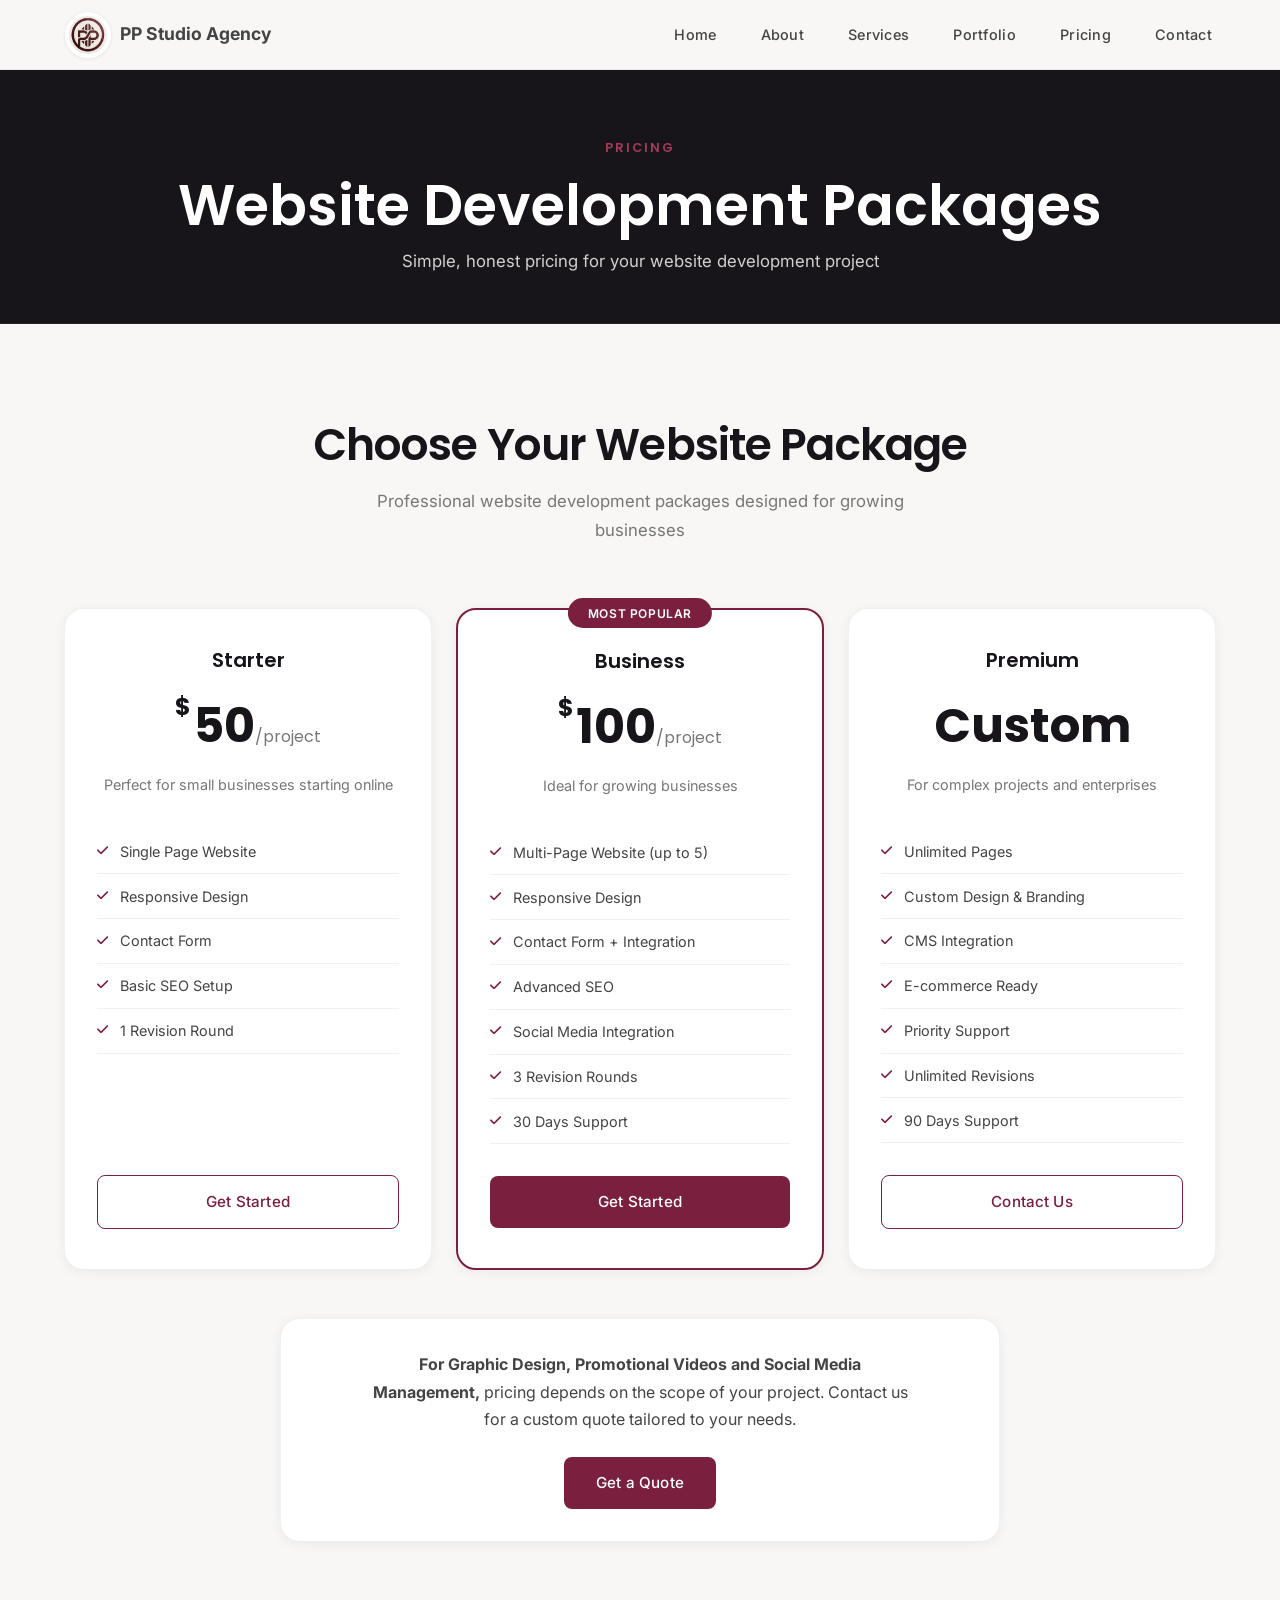
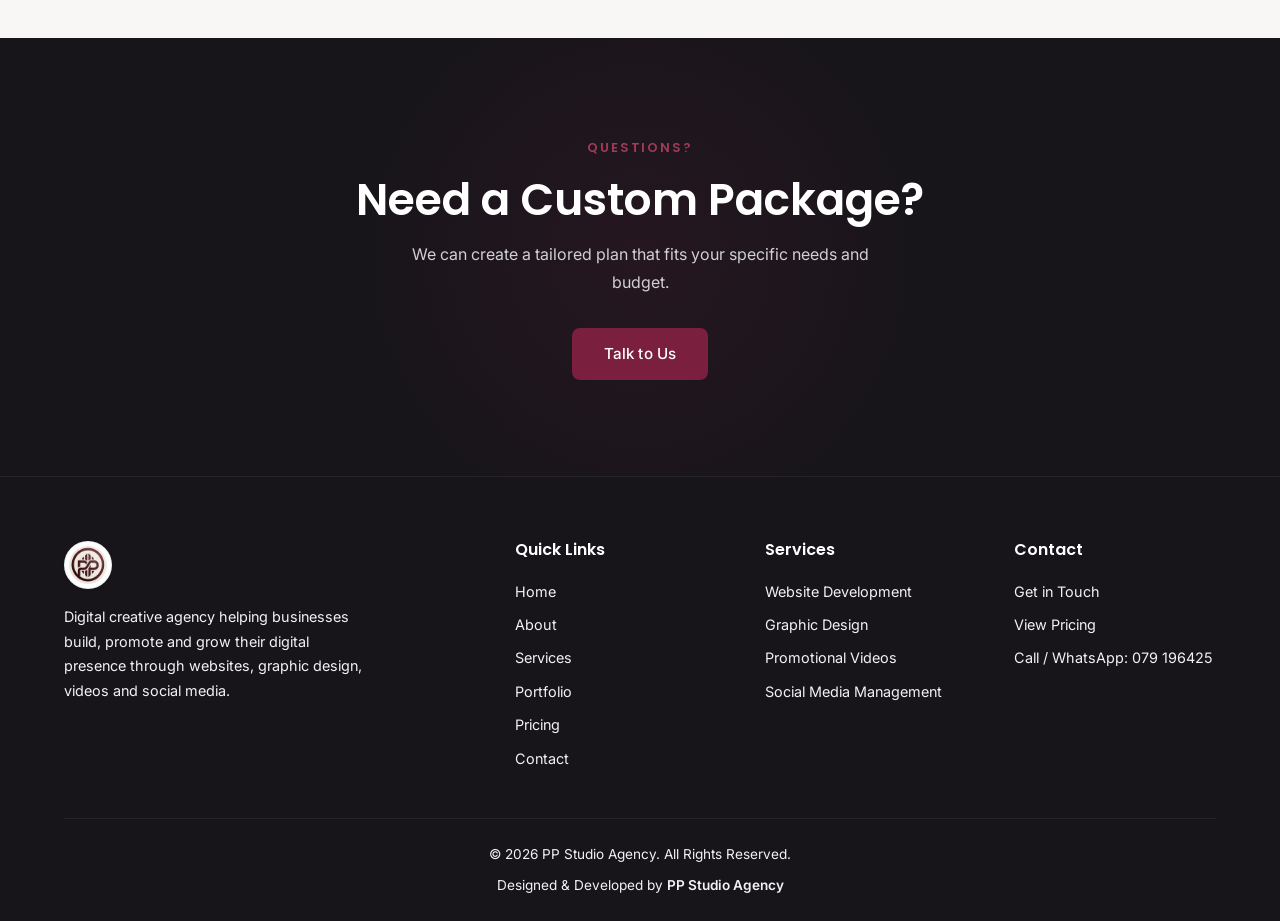
<file: pricing.html>
<!DOCTYPE html>
<html lang="en">
<head>
    <meta charset="UTF-8">
    <meta name="viewport" content="width=device-width, initial-scale=1.0">
    <meta name="description" content="Website development packages from PP Studio Agency. Choose from Starter, Business, or Premium packages. Get a quote for graphic design, promotional videos and social media management.">
    <meta name="keywords" content="website development pricing, website packages, digital agency pricing, PP Studio Agency, website design cost">
    <meta name="author" content="PP Studio Agency">
    <meta name="robots" content="index, follow">
    <title>Pricing | PP Studio Agency - Website Development Packages</title>
    <link rel="canonical" href="https://ppstudioagency.vercel.app/pricing.html">

    <!-- Favicon -->
    <link rel="icon" type="image/x-icon" href="assets/favicon/favicon.ico">
    <link rel="icon" type="image/png" sizes="32x32" href="assets/favicon/favicon-32x32.png">
    <link rel="icon" type="image/png" sizes="16x16" href="assets/favicon/favicon-16x16.png">
    <link rel="apple-touch-icon" href="assets/favicon/apple-touch-icon.png">

    <!-- Open Graph -->
    <meta property="og:type" content="website">
    <meta property="og:title" content="Pricing | PP Studio Agency - Website Development Packages">
    <meta property="og:description" content="Website development packages from PP Studio Agency. Choose from Starter, Business, or Premium packages for modern, responsive websites.">
    <meta property="og:image" content="https://ppstudioagency.vercel.app/assets/images/logo/pp-logo.webp">
    <meta property="og:url" content="https://ppstudioagency.vercel.app/pricing.html">
    <meta property="og:site_name" content="PP Studio Agency">
    <meta property="og:locale" content="en_US">

    <!-- Twitter Card -->
    <meta name="twitter:card" content="summary_large_image">
    <meta name="twitter:title" content="Pricing | PP Studio Agency - Website Development Packages">
    <meta name="twitter:description" content="Website development packages from PP Studio Agency. Choose from Starter, Business, or Premium packages for modern, responsive websites.">
    <meta name="twitter:image" content="https://ppstudioagency.vercel.app/assets/images/logo/pp-logo.webp">

    <!-- JSON-LD Structured Data -->
    <script type="application/ld+json">
    {
        "@context": "https://schema.org",
        "@graph": [
            {
                "@type": "Organization",
                "@id": "https://ppstudioagency.vercel.app/#organization",
                "name": "PP Studio Agency",
                "url": "https://ppstudioagency.vercel.app/",
                "logo": {
                    "@type": "ImageObject",
                    "url": "https://ppstudioagency.vercel.app/assets/images/logo/pp-logo.webp",
                    "width": 50,
                    "height": 50
                },
                "description": "Digital creative agency helping businesses build, promote and grow their digital presence through website development, graphic design, promotional videos and social media management.",
                "foundingDate": "2024",
                "founder": {
                    "@id": "https://ppstudioagency.vercel.app/#founder"
                },
                "contactPoint": {
                    "@type": "ContactPoint",
                    "contactType": "customer service",
                    "telephone": "+44 79 1964 25",
                    "availableLanguage": ["English"]
                }
            },
            {
                "@type": "Person",
                "@id": "https://ppstudioagency.vercel.app/#founder",
                "name": "Prosper Bangura",
                "jobTitle": "Founder & CEO",
                "worksFor": {
                    "@id": "https://ppstudioagency.vercel.app/#organization"
                },
                "url": "https://ppstudioagency.vercel.app/",
                "description": "Founder & CEO of PP Studio Agency, a digital creative agency dedicated to helping businesses build, present, promote and grow their digital presence."
            },
            {
                "@type": "WebSite",
                "@id": "https://ppstudioagency.vercel.app/#website",
                "url": "https://ppstudioagency.vercel.app/",
                "name": "PP Studio Agency",
                "description": "Digital creative agency - website development, graphic design, promotional videos and social media management.",
                "publisher": {
                    "@id": "https://ppstudioagency.vercel.app/#organization"
                },
                "inLanguage": "en-US"
            }
        ]
    }
    </script>

    <!-- Stylesheets -->
    <link rel="stylesheet" href="css/style.css">
    <link rel="stylesheet" href="css/responsive.css">
    <link rel="preconnect" href="https://fonts.googleapis.com">
    <link rel="preconnect" href="https://fonts.gstatic.com" crossorigin>
    <link rel="preconnect" href="https://cdnjs.cloudflare.com">
    <link href="https://fonts.googleapis.com/css2?family=Inter:wght@400;500;600;700&family=Poppins:wght@500;600;700&display=swap" rel="stylesheet">
    <link rel="stylesheet" href="https://cdnjs.cloudflare.com/ajax/libs/font-awesome/6.5.1/css/all.min.css" media="print" onload="this.media='all'">
    <noscript><link rel="stylesheet" href="https://cdnjs.cloudflare.com/ajax/libs/font-awesome/6.5.1/css/all.min.css"></noscript>
</head>
<body>
    <!-- Skip to content link for accessibility -->
    <a href="#main-content" class="skip-to-content">Skip to main content</a>

    <header class="header" id="header">
        <nav class="navbar container">
            <a href="index.html" class="logo" aria-label="PP Studio Agency - Home">
                <img src="assets/images/logo/pp-logo.webp" alt="PP Studio Agency Logo" width="50" height="50">
                <span class="logo-text">PP Studio Agency</span>
            </a>
            <ul class="nav-menu" id="nav-menu">
                <li class="nav-drawer-header">
                    <a href="index.html" class="nav-drawer-logo" aria-label="PP Studio Agency - Home">
                        <img src="assets/images/logo/pp-logo.webp" alt="PP Studio Agency Logo" width="40" height="40">
                        <span>PP Studio Agency</span>
                    </a>
                    <button class="nav-close" id="nav-close" aria-label="Close menu">&times;</button>
                </li>
                <li class="nav-item"><a href="index.html" class="nav-link">Home</a></li>
                <li class="nav-item"><a href="about.html" class="nav-link">About</a></li>
                <li class="nav-item"><a href="services.html" class="nav-link">Services</a></li>
                <li class="nav-item"><a href="portfolio.html" class="nav-link">Portfolio</a></li>
                <li class="nav-item"><a href="pricing.html" class="nav-link active">Pricing</a></li>
                <li class="nav-item"><a href="contact.html" class="nav-link">Contact</a></li>
            </ul>
            <button class="nav-toggle" id="nav-toggle" aria-label="Toggle navigation">
                <span class="hamburger"></span>
            </button>
        </nav>
    </header>
    <div class="nav-overlay" id="nav-overlay"></div>

    <main id="main-content">
        <section class="page-header">
            <div class="container">
                <span class="section-label">Pricing</span>
                <h1 class="page-title">Website Development Packages</h1>
                <p class="section-subtitle">Simple, honest pricing for your website development project</p>
            </div>
        </section>

        <section class="pricing-page">
            <div class="container">
                <div class="section-header fade-in">
                    <h2 class="section-title">Choose Your Website Package</h2>
                    <p class="section-subtitle">Professional website development packages designed for growing businesses</p>
                </div>
                <div class="grid grid-3">
                    <div class="pricing-card fade-in">
                        <h3 class="pricing-title">Starter</h3>
                        <div class="pricing-price"><span class="currency">$</span>50<span class="period">/project</span></div>
                        <p class="pricing-description">Perfect for small businesses starting online</p>
                        <ul class="pricing-features">
                            <li><i class="fas fa-check"></i> Single Page Website</li>
                            <li><i class="fas fa-check"></i> Responsive Design</li>
                            <li><i class="fas fa-check"></i> Contact Form</li>
                            <li><i class="fas fa-check"></i> Basic SEO Setup</li>
                            <li><i class="fas fa-check"></i> 1 Revision Round</li>
                        </ul>
                        <a href="contact.html" class="btn btn-secondary">Get Started</a>
                    </div>
                    <div class="pricing-card featured fade-in">
                        <span class="pricing-badge">Most Popular</span>
                        <h3 class="pricing-title">Business</h3>
                        <div class="pricing-price"><span class="currency">$</span>100<span class="period">/project</span></div>
                        <p class="pricing-description">Ideal for growing businesses</p>
                        <ul class="pricing-features">
                            <li><i class="fas fa-check"></i> Multi-Page Website (up to 5)</li>
                            <li><i class="fas fa-check"></i> Responsive Design</li>
                            <li><i class="fas fa-check"></i> Contact Form + Integration</li>
                            <li><i class="fas fa-check"></i> Advanced SEO</li>
                            <li><i class="fas fa-check"></i> Social Media Integration</li>
                            <li><i class="fas fa-check"></i> 3 Revision Rounds</li>
                            <li><i class="fas fa-check"></i> 30 Days Support</li>
                        </ul>
                        <a href="contact.html" class="btn btn-primary">Get Started</a>
                    </div>
                    <div class="pricing-card fade-in">
                        <h3 class="pricing-title">Premium</h3>
                        <div class="pricing-price">Custom</div>
                        <p class="pricing-description">For complex projects and enterprises</p>
                        <ul class="pricing-features">
                            <li><i class="fas fa-check"></i> Unlimited Pages</li>
                            <li><i class="fas fa-check"></i> Custom Design & Branding</li>
                            <li><i class="fas fa-check"></i> CMS Integration</li>
                            <li><i class="fas fa-check"></i> E-commerce Ready</li>
                            <li><i class="fas fa-check"></i> Priority Support</li>
                            <li><i class="fas fa-check"></i> Unlimited Revisions</li>
                            <li><i class="fas fa-check"></i> 90 Days Support</li>
                        </ul>
                        <a href="contact.html" class="btn btn-secondary">Contact Us</a>
                    </div>
                </div>

                <div class="pricing-note fade-in">
                    <p><strong>For Graphic Design, Promotional Videos and Social Media Management,</strong> pricing depends on the scope of your project. Contact us for a custom quote tailored to your needs.</p>
                    <a href="contact.html" class="btn btn-primary">Get a Quote</a>
                </div>
            </div>
        </section>

        <section class="cta-section">
            <div class="container">
                <div class="cta-content fade-in">
                    <span class="section-label">Questions?</span>
                    <h2>Need a Custom Package?</h2>
                    <p>We can create a tailored plan that fits your specific needs and budget.</p>
                    <a href="contact.html" class="btn btn-primary">Talk to Us</a>
                </div>
            </div>
        </section>
    </main>

    <footer class="footer">
        <div class="container">
            <div class="footer-grid">
                <div class="footer-brand">
                    <a href="index.html" class="logo" aria-label="PP Studio Agency - Home">
                        <img src="assets/images/logo/pp-logo-footer.webp" alt="PP Studio Agency Logo" width="50" height="50" loading="lazy" decoding="async">
                    </a>
                    <p>Digital creative agency helping businesses build, promote and grow their digital presence through websites, graphic design, videos and social media.</p>
                </div>
                <div>
                    <h4 class="footer-title">Quick Links</h4>
                    <div class="footer-links">
                        <a href="index.html">Home</a>
                        <a href="about.html">About</a>
                        <a href="services.html">Services</a>
                        <a href="portfolio.html">Portfolio</a>
                        <a href="pricing.html">Pricing</a>
                        <a href="contact.html">Contact</a>
                    </div>
                </div>
                <div>
                    <h4 class="footer-title">Services</h4>
                    <div class="footer-links">
                        <a href="services.html">Website Development</a>
                        <a href="services.html">Graphic Design</a>
                        <a href="services.html">Promotional Videos</a>
                        <a href="services.html">Social Media Management</a>
                    </div>
                </div>
                <div>
                    <h4 class="footer-title">Contact</h4>
                    <div class="footer-links">
                        <a href="contact.html">Get in Touch</a>
                        <a href="pricing.html">View Pricing</a>
                        <a href="tel:+4479196425">Call / WhatsApp: 079 196425</a>
                    </div>
                </div>
            </div>
            <div class="footer-bottom">
                <p>&copy; 2026 PP Studio Agency. All Rights Reserved.</p>
                <p class="footer-credit">Designed & Developed by <span>PP Studio Agency</span></p>
            </div>
        </div>
    </footer>

    <script src="js/main.js" defer></script>
</body>
</html>
</file>
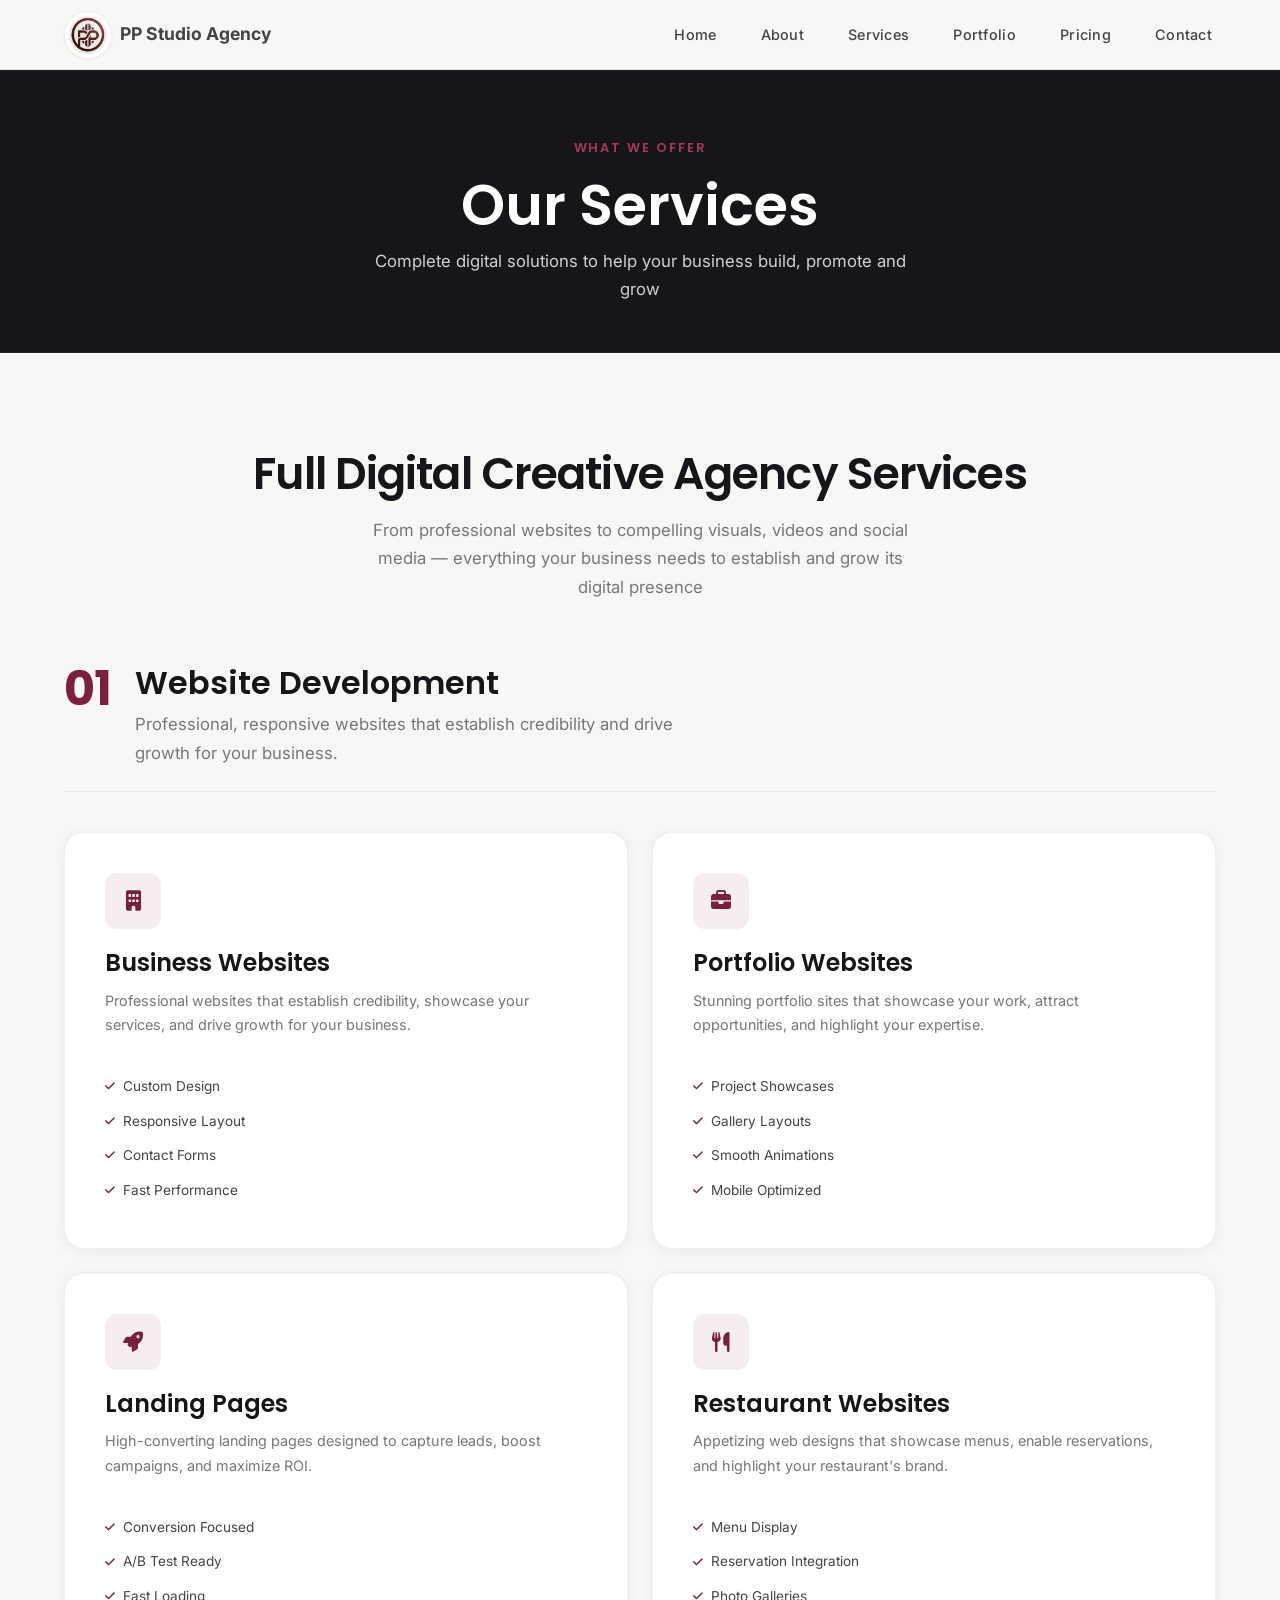
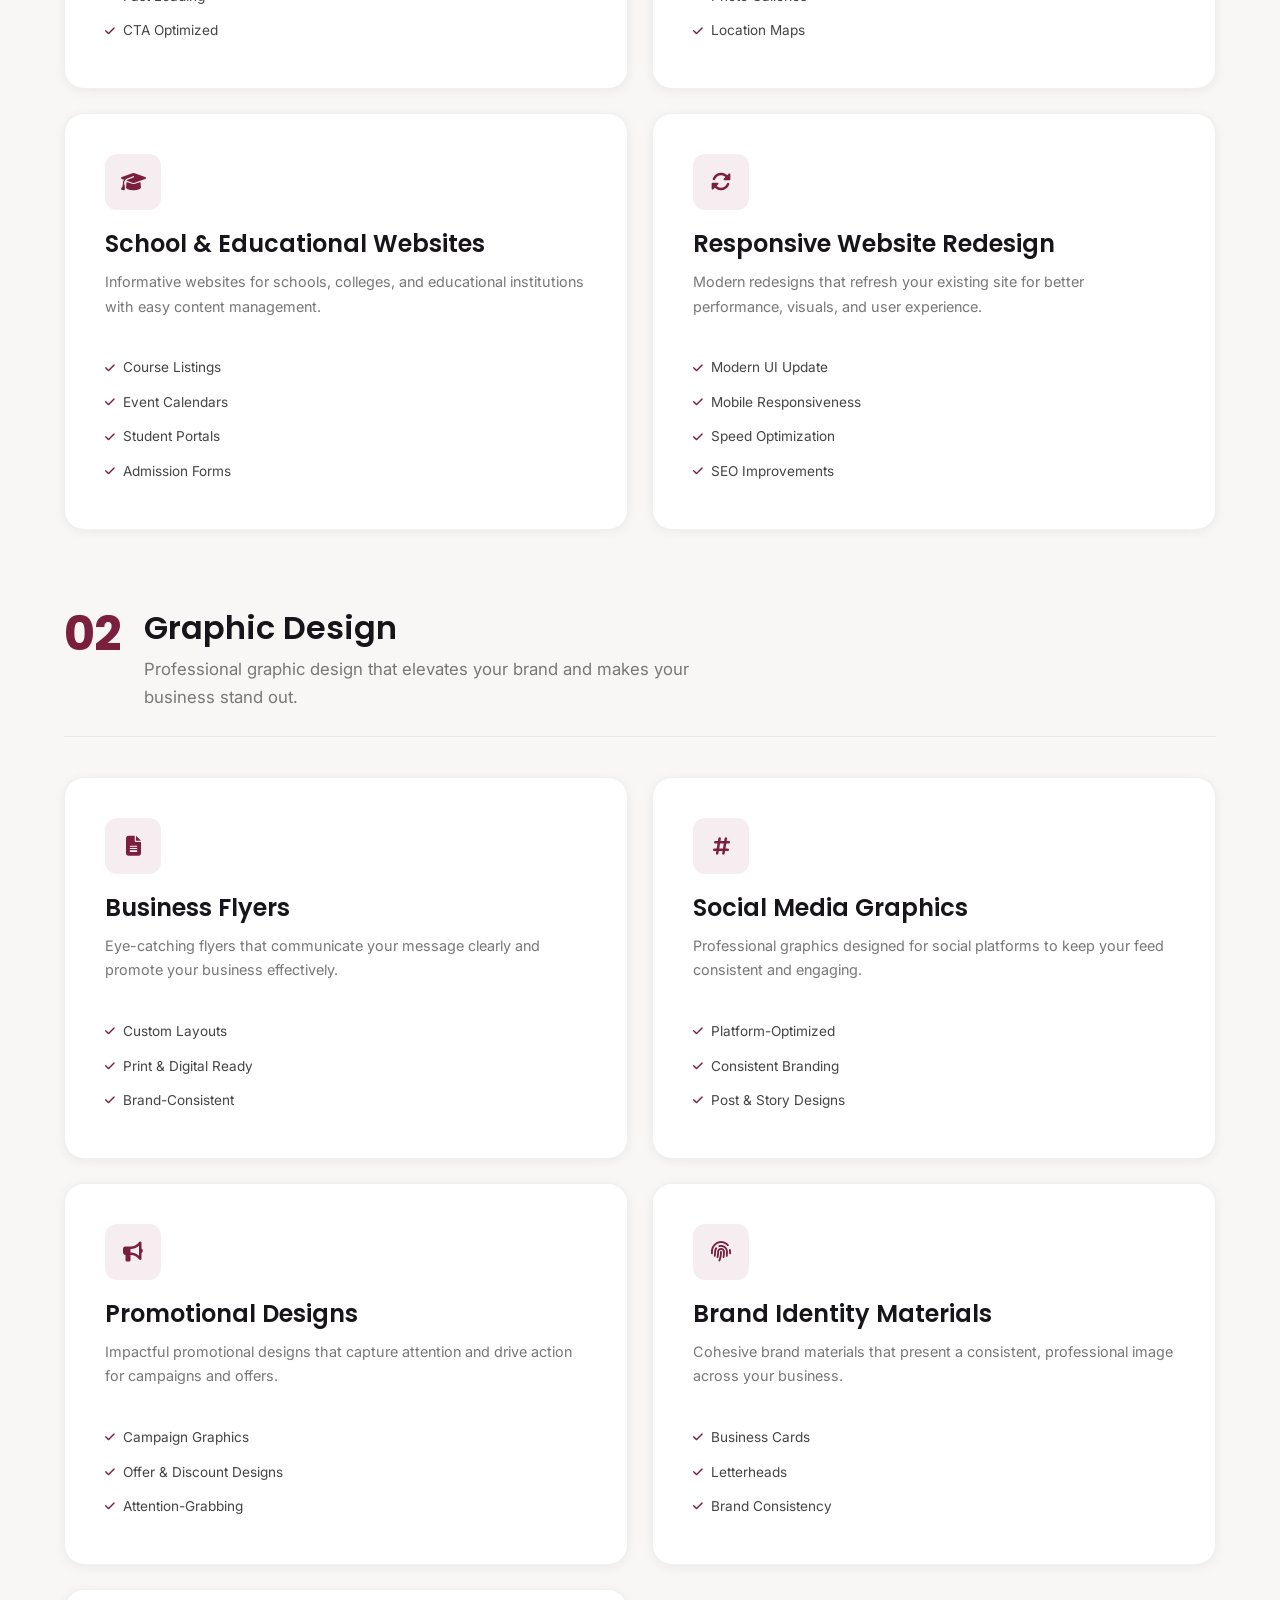
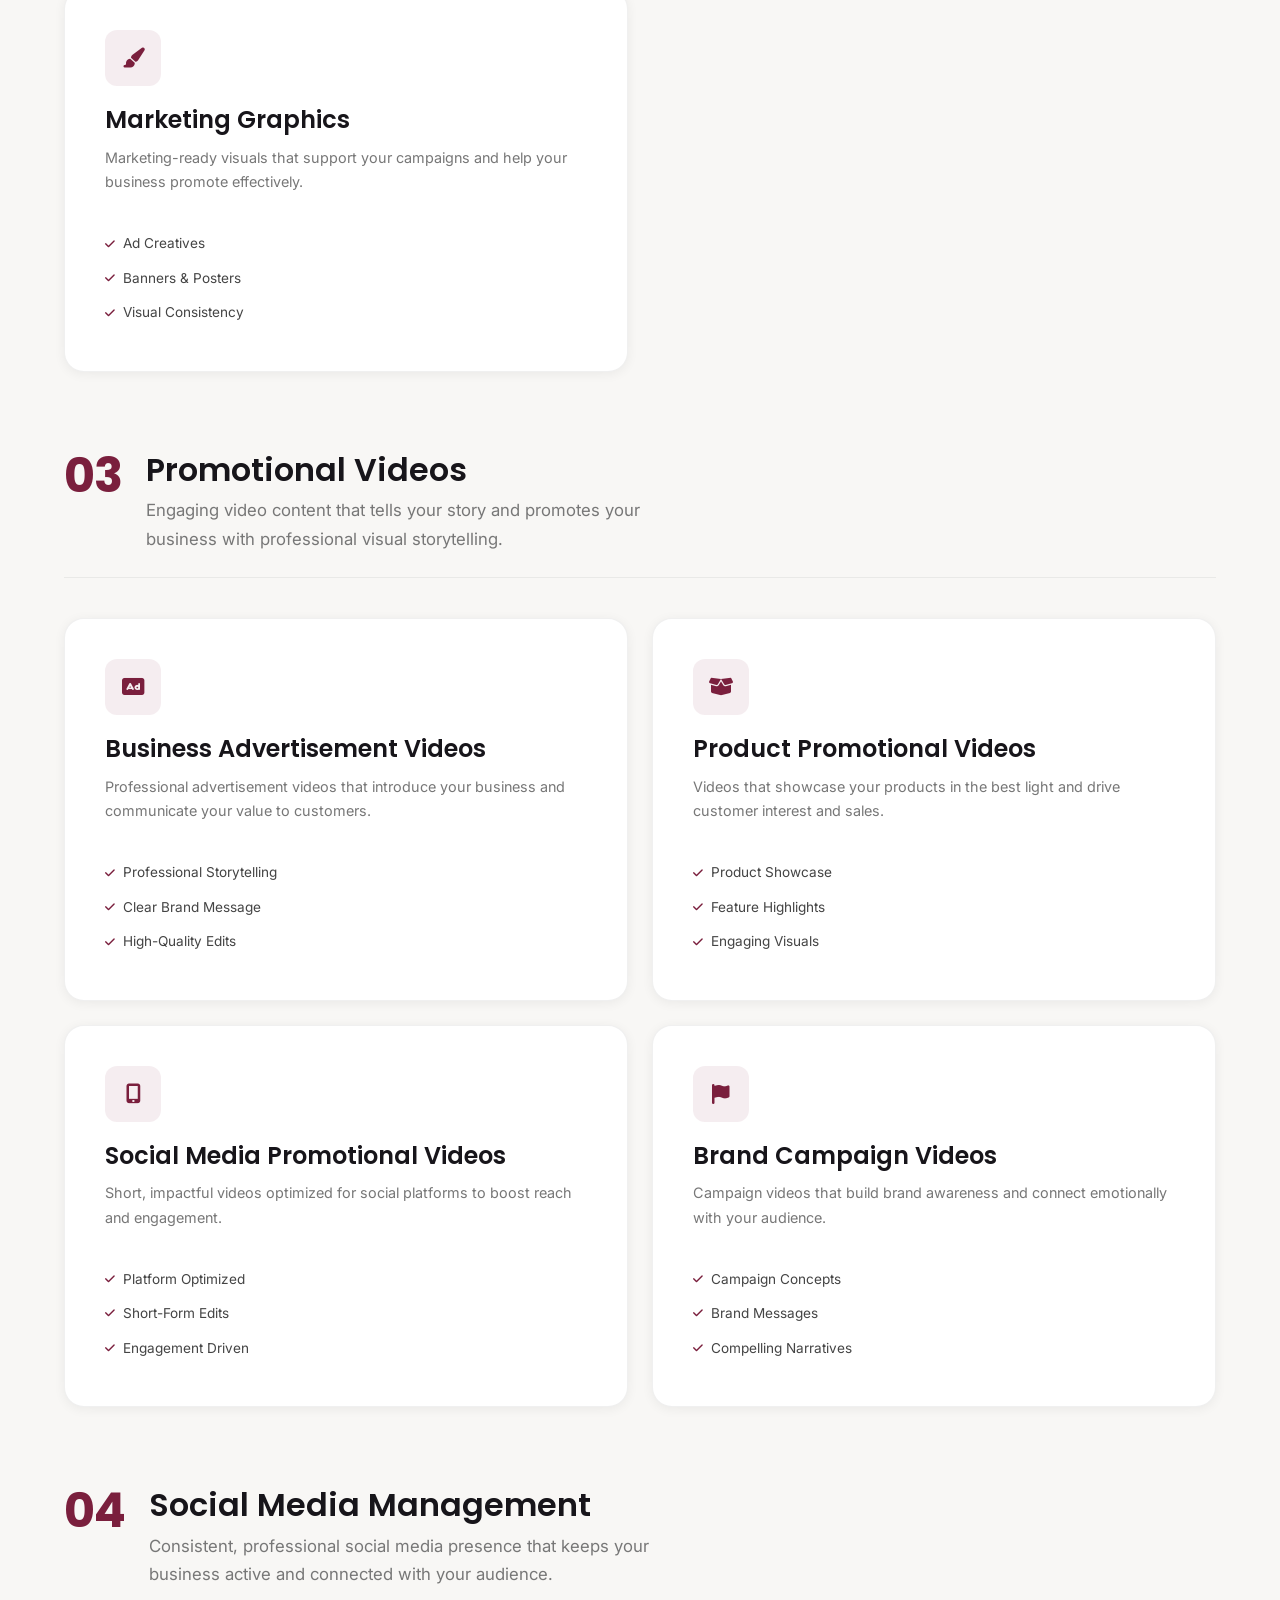
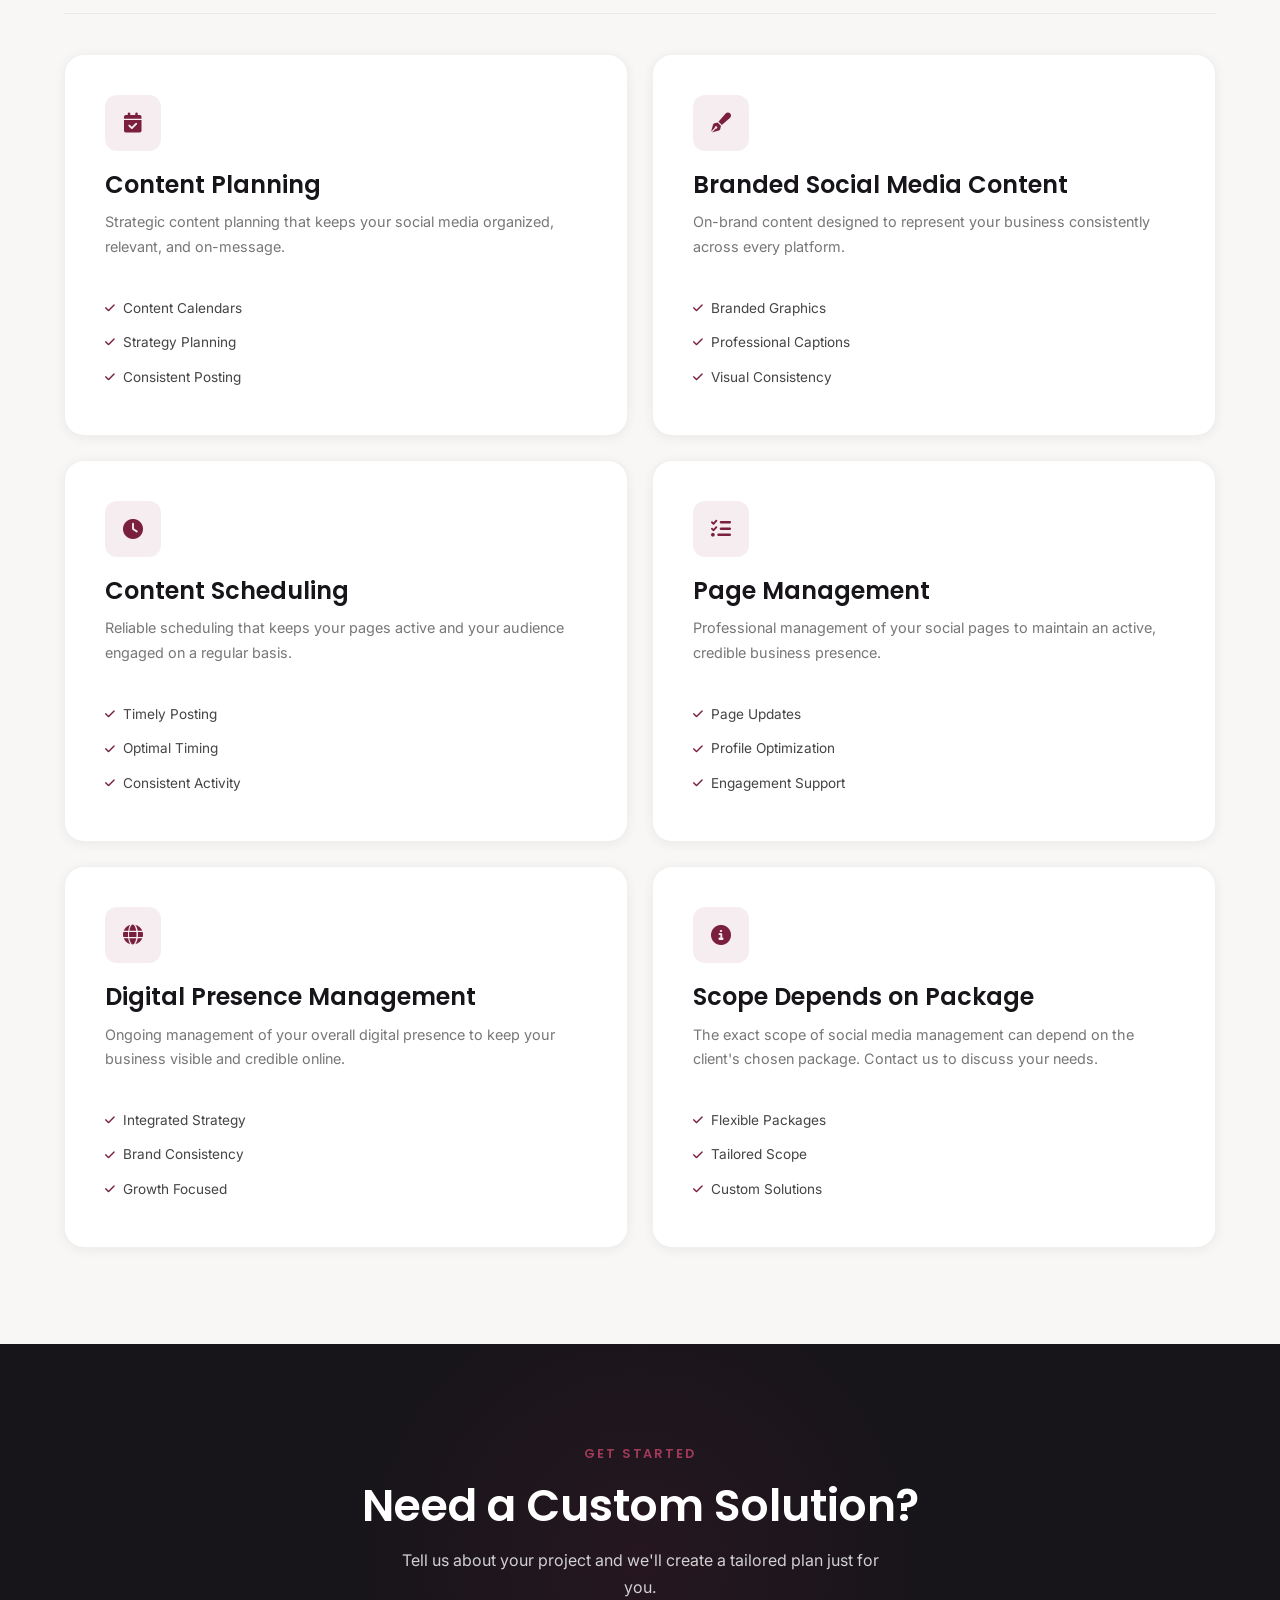
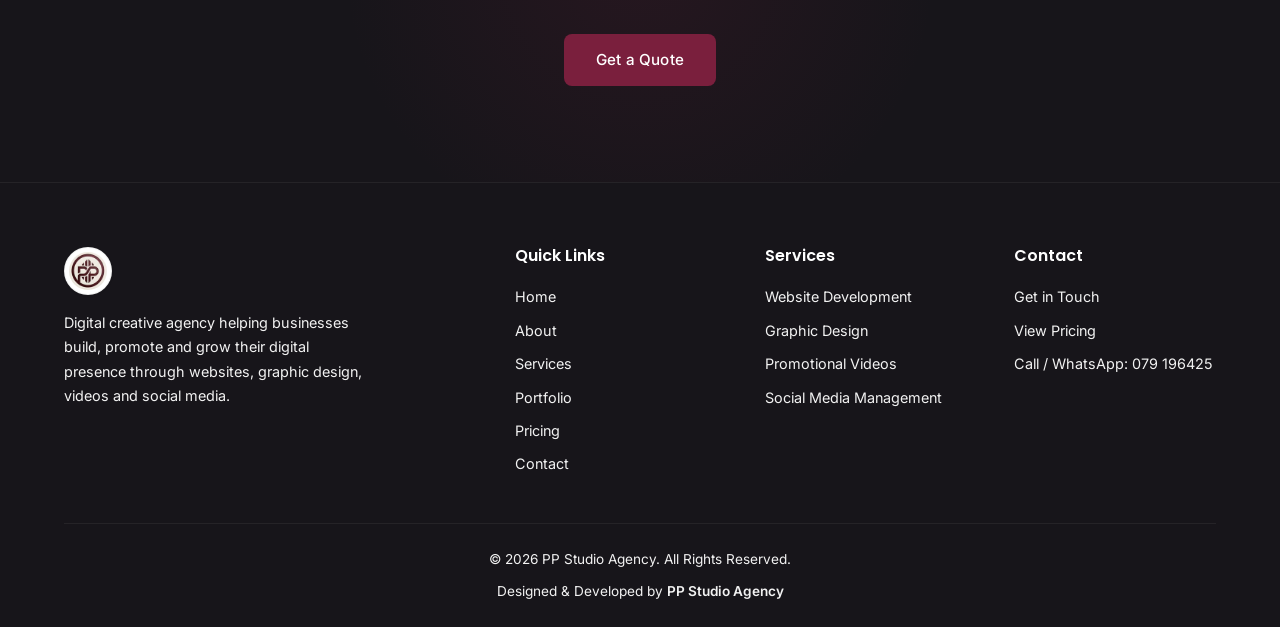
<file: services.html>
<!DOCTYPE html>
<html lang="en">
<head>
    <meta charset="UTF-8">
    <meta name="viewport" content="width=device-width, initial-scale=1.0">
    <meta name="description" content="PP Studio Agency offers complete digital services: website development, graphic design, promotional videos and social media management to help your business build, promote and grow its digital presence.">
    <meta name="keywords" content="digital agency services, website development, graphic design, promotional videos, social media management, business websites, PP Studio Agency">
    <meta name="author" content="PP Studio Agency">
    <meta name="robots" content="index, follow">
    <title>Services | PP Studio Agency - Digital Creative Agency</title>
    <link rel="canonical" href="https://ppstudioagency.vercel.app/services.html">

    <!-- Favicon -->
    <link rel="icon" type="image/x-icon" href="assets/favicon/favicon.ico">
    <link rel="icon" type="image/png" sizes="32x32" href="assets/favicon/favicon-32x32.png">
    <link rel="icon" type="image/png" sizes="16x16" href="assets/favicon/favicon-16x16.png">
    <link rel="apple-touch-icon" href="assets/favicon/apple-touch-icon.png">

    <!-- Open Graph -->
    <meta property="og:type" content="website">
    <meta property="og:title" content="Services | PP Studio Agency - Digital Creative Agency">
    <meta property="og:description" content="PP Studio Agency offers complete digital services: website development, graphic design, promotional videos and social media management.">
    <meta property="og:image" content="https://ppstudioagency.vercel.app/assets/images/logo/pp-logo.webp">
    <meta property="og:url" content="https://ppstudioagency.vercel.app/services.html">
    <meta property="og:site_name" content="PP Studio Agency">
    <meta property="og:locale" content="en_US">

    <!-- Twitter Card -->
    <meta name="twitter:card" content="summary_large_image">
    <meta name="twitter:title" content="Services | PP Studio Agency - Digital Creative Agency">
    <meta name="twitter:description" content="PP Studio Agency offers complete digital services: website development, graphic design, promotional videos and social media management.">
    <meta name="twitter:image" content="https://ppstudioagency.vercel.app/assets/images/logo/pp-logo.webp">

    <!-- JSON-LD Structured Data -->
    <script type="application/ld+json">
    {
        "@context": "https://schema.org",
        "@graph": [
            {
                "@type": "Organization",
                "@id": "https://ppstudioagency.vercel.app/#organization",
                "name": "PP Studio Agency",
                "url": "https://ppstudioagency.vercel.app/",
                "logo": {
                    "@type": "ImageObject",
                    "url": "https://ppstudioagency.vercel.app/assets/images/logo/pp-logo.webp",
                    "width": 50,
                    "height": 50
                },
                "description": "Digital creative agency helping businesses build, promote and grow their digital presence through website development, graphic design, promotional videos and social media management.",
                "foundingDate": "2024",
                "founder": {
                    "@id": "https://ppstudioagency.vercel.app/#founder"
                },
                "contactPoint": {
                    "@type": "ContactPoint",
                    "contactType": "customer service",
                    "telephone": "+44 79 1964 25",
                    "availableLanguage": ["English"]
                }
            },
            {
                "@type": "Person",
                "@id": "https://ppstudioagency.vercel.app/#founder",
                "name": "Prosper Bangura",
                "jobTitle": "Founder & CEO",
                "worksFor": {
                    "@id": "https://ppstudioagency.vercel.app/#organization"
                },
                "url": "https://ppstudioagency.vercel.app/",
                "description": "Founder & CEO of PP Studio Agency, a digital creative agency dedicated to helping businesses build, present, promote and grow their digital presence."
            },
            {
                "@type": "WebSite",
                "@id": "https://ppstudioagency.vercel.app/#website",
                "url": "https://ppstudioagency.vercel.app/",
                "name": "PP Studio Agency",
                "description": "Digital creative agency - website development, graphic design, promotional videos and social media management.",
                "publisher": {
                    "@id": "https://ppstudioagency.vercel.app/#organization"
                },
                "inLanguage": "en-US"
            }
        ]
    }
    </script>

    <!-- Stylesheets -->
    <link rel="stylesheet" href="css/style.css">
    <link rel="stylesheet" href="css/responsive.css">
    <link rel="preconnect" href="https://fonts.googleapis.com">
    <link rel="preconnect" href="https://fonts.gstatic.com" crossorigin>
    <link rel="preconnect" href="https://cdnjs.cloudflare.com">
    <link href="https://fonts.googleapis.com/css2?family=Inter:wght@400;500;600;700&family=Poppins:wght@500;600;700&display=swap" rel="stylesheet">
    <link rel="stylesheet" href="https://cdnjs.cloudflare.com/ajax/libs/font-awesome/6.5.1/css/all.min.css" media="print" onload="this.media='all'">
    <noscript><link rel="stylesheet" href="https://cdnjs.cloudflare.com/ajax/libs/font-awesome/6.5.1/css/all.min.css"></noscript>
</head>
<body>
    <!-- Skip to content link for accessibility -->
    <a href="#main-content" class="skip-to-content">Skip to main content</a>

    <header class="header" id="header">
        <nav class="navbar container">
            <a href="index.html" class="logo" aria-label="PP Studio Agency - Home">
                <img src="assets/images/logo/pp-logo.webp" alt="PP Studio Agency Logo" width="50" height="50">
                <span class="logo-text">PP Studio Agency</span>
            </a>
            <ul class="nav-menu" id="nav-menu">
                <li class="nav-drawer-header">
                    <a href="index.html" class="nav-drawer-logo" aria-label="PP Studio Agency - Home">
                        <img src="assets/images/logo/pp-logo.webp" alt="PP Studio Agency Logo" width="40" height="40">
                        <span>PP Studio Agency</span>
                    </a>
                    <button class="nav-close" id="nav-close" aria-label="Close menu">&times;</button>
                </li>
                <li class="nav-item"><a href="index.html" class="nav-link">Home</a></li>
                <li class="nav-item"><a href="about.html" class="nav-link">About</a></li>
                <li class="nav-item"><a href="services.html" class="nav-link active">Services</a></li>
                <li class="nav-item"><a href="portfolio.html" class="nav-link">Portfolio</a></li>
                <li class="nav-item"><a href="pricing.html" class="nav-link">Pricing</a></li>
                <li class="nav-item"><a href="contact.html" class="nav-link">Contact</a></li>
            </ul>
            <button class="nav-toggle" id="nav-toggle" aria-label="Toggle navigation">
                <span class="hamburger"></span>
            </button>
        </nav>
    </header>
    <div class="nav-overlay" id="nav-overlay"></div>

    <main id="main-content">
        <section class="page-header">
            <div class="container">
                <span class="section-label">What We Offer</span>
                <h1 class="page-title">Our Services</h1>
                <p class="section-subtitle">Complete digital solutions to help your business build, promote and grow</p>
            </div>
        </section>

        <section class="services-intro">
            <div class="container">
                <div class="section-header fade-in">
                    <h2 class="section-title">Full Digital Creative Agency Services</h2>
                    <p class="section-subtitle">From professional websites to compelling visuals, videos and social media — everything your business needs to establish and grow its digital presence</p>
                </div>

                <!-- WEBSITE DEVELOPMENT -->
                <div class="agency-service-block">
                    <div class="agency-service-heading fade-in">
                        <span class="agency-service-number">01</span>
                        <div>
                            <h3>Website Development</h3>
                            <p>Professional, responsive websites that establish credibility and drive growth for your business.</p>
                        </div>
                    </div>
                    <div class="grid grid-2">
                        <div class="service-detail-card fade-in">
                            <div class="service-detail-icon"><i class="fas fa-building"></i></div>
                            <h3>Business Websites</h3>
                            <p>Professional websites that establish credibility, showcase your services, and drive growth for your business.</p>
                            <ul class="service-features">
                                <li><i class="fas fa-check"></i> Custom Design</li>
                                <li><i class="fas fa-check"></i> Responsive Layout</li>
                                <li><i class="fas fa-check"></i> Contact Forms</li>
                                <li><i class="fas fa-check"></i> Fast Performance</li>
                            </ul>
                        </div>
                        <div class="service-detail-card fade-in">
                            <div class="service-detail-icon"><i class="fas fa-briefcase"></i></div>
                            <h3>Portfolio Websites</h3>
                            <p>Stunning portfolio sites that showcase your work, attract opportunities, and highlight your expertise.</p>
                            <ul class="service-features">
                                <li><i class="fas fa-check"></i> Project Showcases</li>
                                <li><i class="fas fa-check"></i> Gallery Layouts</li>
                                <li><i class="fas fa-check"></i> Smooth Animations</li>
                                <li><i class="fas fa-check"></i> Mobile Optimized</li>
                            </ul>
                        </div>
                        <div class="service-detail-card fade-in">
                            <div class="service-detail-icon"><i class="fas fa-rocket"></i></div>
                            <h3>Landing Pages</h3>
                            <p>High-converting landing pages designed to capture leads, boost campaigns, and maximize ROI.</p>
                            <ul class="service-features">
                                <li><i class="fas fa-check"></i> Conversion Focused</li>
                                <li><i class="fas fa-check"></i> A/B Test Ready</li>
                                <li><i class="fas fa-check"></i> Fast Loading</li>
                                <li><i class="fas fa-check"></i> CTA Optimized</li>
                            </ul>
                        </div>
                        <div class="service-detail-card fade-in">
                            <div class="service-detail-icon"><i class="fas fa-utensils"></i></div>
                            <h3>Restaurant Websites</h3>
                            <p>Appetizing web designs that showcase menus, enable reservations, and highlight your restaurant's brand.</p>
                            <ul class="service-features">
                                <li><i class="fas fa-check"></i> Menu Display</li>
                                <li><i class="fas fa-check"></i> Reservation Integration</li>
                                <li><i class="fas fa-check"></i> Photo Galleries</li>
                                <li><i class="fas fa-check"></i> Location Maps</li>
                            </ul>
                        </div>
                        <div class="service-detail-card fade-in">
                            <div class="service-detail-icon"><i class="fas fa-graduation-cap"></i></div>
                            <h3>School & Educational Websites</h3>
                            <p>Informative websites for schools, colleges, and educational institutions with easy content management.</p>
                            <ul class="service-features">
                                <li><i class="fas fa-check"></i> Course Listings</li>
                                <li><i class="fas fa-check"></i> Event Calendars</li>
                                <li><i class="fas fa-check"></i> Student Portals</li>
                                <li><i class="fas fa-check"></i> Admission Forms</li>
                            </ul>
                        </div>
                        <div class="service-detail-card fade-in">
                            <div class="service-detail-icon"><i class="fas fa-sync-alt"></i></div>
                            <h3>Responsive Website Redesign</h3>
                            <p>Modern redesigns that refresh your existing site for better performance, visuals, and user experience.</p>
                            <ul class="service-features">
                                <li><i class="fas fa-check"></i> Modern UI Update</li>
                                <li><i class="fas fa-check"></i> Mobile Responsiveness</li>
                                <li><i class="fas fa-check"></i> Speed Optimization</li>
                                <li><i class="fas fa-check"></i> SEO Improvements</li>
                            </ul>
                        </div>
                    </div>
                </div>

                <!-- GRAPHIC DESIGN -->
                <div class="agency-service-block">
                    <div class="agency-service-heading fade-in">
                        <span class="agency-service-number">02</span>
                        <div>
                            <h3>Graphic Design</h3>
                            <p>Professional graphic design that elevates your brand and makes your business stand out.</p>
                        </div>
                    </div>
                    <div class="grid grid-2">
                        <div class="service-detail-card fade-in">
                            <div class="service-detail-icon"><i class="fas fa-file-alt"></i></div>
                            <h3>Business Flyers</h3>
                            <p>Eye-catching flyers that communicate your message clearly and promote your business effectively.</p>
                            <ul class="service-features">
                                <li><i class="fas fa-check"></i> Custom Layouts</li>
                                <li><i class="fas fa-check"></i> Print &amp; Digital Ready</li>
                                <li><i class="fas fa-check"></i> Brand-Consistent</li>
                            </ul>
                        </div>
                        <div class="service-detail-card fade-in">
                            <div class="service-detail-icon"><i class="fas fa-hashtag"></i></div>
                            <h3>Social Media Graphics</h3>
                            <p>Professional graphics designed for social platforms to keep your feed consistent and engaging.</p>
                            <ul class="service-features">
                                <li><i class="fas fa-check"></i> Platform-Optimized</li>
                                <li><i class="fas fa-check"></i> Consistent Branding</li>
                                <li><i class="fas fa-check"></i> Post &amp; Story Designs</li>
                            </ul>
                        </div>
                        <div class="service-detail-card fade-in">
                            <div class="service-detail-icon"><i class="fas fa-bullhorn"></i></div>
                            <h3>Promotional Designs</h3>
                            <p>Impactful promotional designs that capture attention and drive action for campaigns and offers.</p>
                            <ul class="service-features">
                                <li><i class="fas fa-check"></i> Campaign Graphics</li>
                                <li><i class="fas fa-check"></i> Offer &amp; Discount Designs</li>
                                <li><i class="fas fa-check"></i> Attention-Grabbing</li>
                            </ul>
                        </div>
                        <div class="service-detail-card fade-in">
                            <div class="service-detail-icon"><i class="fas fa-fingerprint"></i></div>
                            <h3>Brand Identity Materials</h3>
                            <p>Cohesive brand materials that present a consistent, professional image across your business.</p>
                            <ul class="service-features">
                                <li><i class="fas fa-check"></i> Business Cards</li>
                                <li><i class="fas fa-check"></i> Letterheads</li>
                                <li><i class="fas fa-check"></i> Brand Consistency</li>
                            </ul>
                        </div>
                        <div class="service-detail-card fade-in">
                            <div class="service-detail-icon"><i class="fas fa-paint-brush"></i></div>
                            <h3>Marketing Graphics</h3>
                            <p>Marketing-ready visuals that support your campaigns and help your business promote effectively.</p>
                            <ul class="service-features">
                                <li><i class="fas fa-check"></i> Ad Creatives</li>
                                <li><i class="fas fa-check"></i> Banners &amp; Posters</li>
                                <li><i class="fas fa-check"></i> Visual Consistency</li>
                            </ul>
                        </div>
                    </div>
                </div>

                <!-- PROMOTIONAL VIDEOS -->
                <div class="agency-service-block">
                    <div class="agency-service-heading fade-in">
                        <span class="agency-service-number">03</span>
                        <div>
                            <h3>Promotional Videos</h3>
                            <p>Engaging video content that tells your story and promotes your business with professional visual storytelling.</p>
                        </div>
                    </div>
                    <div class="grid grid-2">
                        <div class="service-detail-card fade-in">
                            <div class="service-detail-icon"><i class="fas fa-ad"></i></div>
                            <h3>Business Advertisement Videos</h3>
                            <p>Professional advertisement videos that introduce your business and communicate your value to customers.</p>
                            <ul class="service-features">
                                <li><i class="fas fa-check"></i> Professional Storytelling</li>
                                <li><i class="fas fa-check"></i> Clear Brand Message</li>
                                <li><i class="fas fa-check"></i> High-Quality Edits</li>
                            </ul>
                        </div>
                        <div class="service-detail-card fade-in">
                            <div class="service-detail-icon"><i class="fas fa-box-open"></i></div>
                            <h3>Product Promotional Videos</h3>
                            <p>Videos that showcase your products in the best light and drive customer interest and sales.</p>
                            <ul class="service-features">
                                <li><i class="fas fa-check"></i> Product Showcase</li>
                                <li><i class="fas fa-check"></i> Feature Highlights</li>
                                <li><i class="fas fa-check"></i> Engaging Visuals</li>
                            </ul>
                        </div>
                        <div class="service-detail-card fade-in">
                            <div class="service-detail-icon"><i class="fas fa-mobile-alt"></i></div>
                            <h3>Social Media Promotional Videos</h3>
                            <p>Short, impactful videos optimized for social platforms to boost reach and engagement.</p>
                            <ul class="service-features">
                                <li><i class="fas fa-check"></i> Platform Optimized</li>
                                <li><i class="fas fa-check"></i> Short-Form Edits</li>
                                <li><i class="fas fa-check"></i> Engagement Driven</li>
                            </ul>
                        </div>
                        <div class="service-detail-card fade-in">
                            <div class="service-detail-icon"><i class="fas fa-flag"></i></div>
                            <h3>Brand Campaign Videos</h3>
                            <p>Campaign videos that build brand awareness and connect emotionally with your audience.</p>
                            <ul class="service-features">
                                <li><i class="fas fa-check"></i> Campaign Concepts</li>
                                <li><i class="fas fa-check"></i> Brand Messages</li>
                                <li><i class="fas fa-check"></i> Compelling Narratives</li>
                            </ul>
                        </div>
                    </div>
                </div>

                <!-- SOCIAL MEDIA MANAGEMENT -->
                <div class="agency-service-block">
                    <div class="agency-service-heading fade-in">
                        <span class="agency-service-number">04</span>
                        <div>
                            <h3>Social Media Management</h3>
                            <p>Consistent, professional social media presence that keeps your business active and connected with your audience.</p>
                        </div>
                    </div>
                    <div class="grid grid-2">
                        <div class="service-detail-card fade-in">
                            <div class="service-detail-icon"><i class="fas fa-calendar-check"></i></div>
                            <h3>Content Planning</h3>
                            <p>Strategic content planning that keeps your social media organized, relevant, and on-message.</p>
                            <ul class="service-features">
                                <li><i class="fas fa-check"></i> Content Calendars</li>
                                <li><i class="fas fa-check"></i> Strategy Planning</li>
                                <li><i class="fas fa-check"></i> Consistent Posting</li>
                            </ul>
                        </div>
                        <div class="service-detail-card fade-in">
                            <div class="service-detail-icon"><i class="fas fa-pen-fancy"></i></div>
                            <h3>Branded Social Media Content</h3>
                            <p>On-brand content designed to represent your business consistently across every platform.</p>
                            <ul class="service-features">
                                <li><i class="fas fa-check"></i> Branded Graphics</li>
                                <li><i class="fas fa-check"></i> Professional Captions</li>
                                <li><i class="fas fa-check"></i> Visual Consistency</li>
                            </ul>
                        </div>
                        <div class="service-detail-card fade-in">
                            <div class="service-detail-icon"><i class="fas fa-clock"></i></div>
                            <h3>Content Scheduling</h3>
                            <p>Reliable scheduling that keeps your pages active and your audience engaged on a regular basis.</p>
                            <ul class="service-features">
                                <li><i class="fas fa-check"></i> Timely Posting</li>
                                <li><i class="fas fa-check"></i> Optimal Timing</li>
                                <li><i class="fas fa-check"></i> Consistent Activity</li>
                            </ul>
                        </div>
                        <div class="service-detail-card fade-in">
                            <div class="service-detail-icon"><i class="fas fa-tasks"></i></div>
                            <h3>Page Management</h3>
                            <p>Professional management of your social pages to maintain an active, credible business presence.</p>
                            <ul class="service-features">
                                <li><i class="fas fa-check"></i> Page Updates</li>
                                <li><i class="fas fa-check"></i> Profile Optimization</li>
                                <li><i class="fas fa-check"></i> Engagement Support</li>
                            </ul>
                        </div>
                        <div class="service-detail-card fade-in">
                            <div class="service-detail-icon"><i class="fas fa-globe"></i></div>
                            <h3>Digital Presence Management</h3>
                            <p>Ongoing management of your overall digital presence to keep your business visible and credible online.</p>
                            <ul class="service-features">
                                <li><i class="fas fa-check"></i> Integrated Strategy</li>
                                <li><i class="fas fa-check"></i> Brand Consistency</li>
                                <li><i class="fas fa-check"></i> Growth Focused</li>
                            </ul>
                        </div>
                        <div class="service-detail-card fade-in">
                            <div class="service-detail-icon"><i class="fas fa-info-circle"></i></div>
                            <h3>Scope Depends on Package</h3>
                            <p>The exact scope of social media management can depend on the client's chosen package. Contact us to discuss your needs.</p>
                            <ul class="service-features">
                                <li><i class="fas fa-check"></i> Flexible Packages</li>
                                <li><i class="fas fa-check"></i> Tailored Scope</li>
                                <li><i class="fas fa-check"></i> Custom Solutions</li>
                            </ul>
                        </div>
                    </div>
                </div>
            </div>
        </section>

        <section class="cta-section">
            <div class="container">
                <div class="cta-content fade-in">
                    <span class="section-label">Get Started</span>
                    <h2>Need a Custom Solution?</h2>
                    <p>Tell us about your project and we'll create a tailored plan just for you.</p>
                    <a href="contact.html" class="btn btn-primary">Get a Quote</a>
                </div>
            </div>
        </section>
    </main>

    <footer class="footer">
        <div class="container">
            <div class="footer-grid">
                <div class="footer-brand">
                    <a href="index.html" class="logo" aria-label="PP Studio Agency - Home">
                        <img src="assets/images/logo/pp-logo-footer.webp" alt="PP Studio Agency Logo" width="50" height="50" loading="lazy" decoding="async">
                    </a>
                    <p>Digital creative agency helping businesses build, promote and grow their digital presence through websites, graphic design, videos and social media.</p>
                </div>
                <div>
                    <h4 class="footer-title">Quick Links</h4>
                    <div class="footer-links">
                        <a href="index.html">Home</a>
                        <a href="about.html">About</a>
                        <a href="services.html">Services</a>
                        <a href="portfolio.html">Portfolio</a>
                        <a href="pricing.html">Pricing</a>
                        <a href="contact.html">Contact</a>
                    </div>
                </div>
                <div>
                    <h4 class="footer-title">Services</h4>
                    <div class="footer-links">
                        <a href="services.html">Website Development</a>
                        <a href="services.html">Graphic Design</a>
                        <a href="services.html">Promotional Videos</a>
                        <a href="services.html">Social Media Management</a>
                    </div>
                </div>
                <div>
                    <h4 class="footer-title">Contact</h4>
                    <div class="footer-links">
                        <a href="contact.html">Get in Touch</a>
                        <a href="pricing.html">View Pricing</a>
                        <a href="tel:+4479196425">Call / WhatsApp: 079 196425</a>
                    </div>
                </div>
            </div>
            <div class="footer-bottom">
                <p>&copy; 2026 PP Studio Agency. All Rights Reserved.</p>
                <p class="footer-credit">Designed & Developed by <span>PP Studio Agency</span></p>
            </div>
        </div>
    </footer>

    <script src="js/main.js" defer></script>
</body>
</html>
</file>
<file: css/style.css>
/* ===================================
   PP STUDIO AGENCY - STYLE.CSS
   Premium Light-Dark Hybrid Theme
   =================================== */

/* ===== CSS RESET ===== */
*,
*::before,
*::after {
    margin: 0;
    padding: 0;
    box-sizing: border-box;
}

html {
    scroll-behavior: smooth;
}

@media (prefers-reduced-motion: reduce) {
    html {
        scroll-behavior: auto;
    }
    *, *::before, *::after {
        animation-duration: 0.01ms !important;
        animation-iteration-count: 1 !important;
        transition-duration: 0.01ms !important;
    }
}

body {
    font-family: 'Inter', -apple-system, BlinkMacSystemFont, 'Segoe UI', Roboto, sans-serif;
    line-height: 1.6;
    color: #444444;
    background-color: #F8F7F5;
    min-height: 100vh;
    display: flex;
    flex-direction: column;
    overflow-x: hidden;
}

main {
    flex: 1;
    margin-top: 70px;
}

img {
    max-width: 100%;
    height: auto;
    display: block;
}

a {
    text-decoration: none;
    color: inherit;
    transition: all 0.3s cubic-bezier(0.4, 0, 0.2, 1);
}

ul {
    list-style: none;
}

/* ===== ROOT VARIABLES ===== */
:root {
    /* Light-Dark Hybrid Theme */
    --bg-light: #F8F7F5;
    --bg-dark: #17151A;
    --bg-darker: #0F0D12;

    /* Card & Surface */
    --card-bg: #FFFFFF;
    --card-border: rgba(0, 0, 0, 0.06);

    /* Brand Colors */
    --burgundy: #7A1F3D;
    --burgundy-light: #A33A59;
    --burgundy-glow: rgba(122, 31, 61, 0.15);
    --burgundy-subtle: rgba(122, 31, 61, 0.08);

    /* Accent */
    --gold: #FFC107;
    --gold-subtle: rgba(255, 193, 7, 0.12);

    /* Text Colors */
    --text-heading: #17151A;
    --text-body: #444444;
    --text-muted: #777777;
    --text-white: #FFFFFF;
    --text-on-dark: #D1D1D1;

    /* Borders & Effects */
    --border-light: rgba(0, 0, 0, 0.06);
    --border-hover: rgba(122, 31, 61, 0.3);

    /* Shadows */
    --shadow-sm: 0 1px 3px rgba(0, 0, 0, 0.06);
    --shadow-md: 0 4px 16px rgba(0, 0, 0, 0.08);
    --shadow-lg: 0 8px 32px rgba(0, 0, 0, 0.1);
    --shadow-card: 0 2px 12px rgba(0, 0, 0, 0.06);
    --shadow-card-hover: 0 8px 30px rgba(122, 31, 61, 0.1);

    /* Typography */
    --font-heading: 'Poppins', -apple-system, BlinkMacSystemFont, 'Segoe UI', Roboto, sans-serif;
    --font-body: 'Inter', -apple-system, BlinkMacSystemFont, 'Segoe UI', Roboto, sans-serif;

    /* Spacing */
    --container-padding: 1.5rem;
    --section-padding: 6rem 0;

    /* Transitions */
    --transition: color 0.3s cubic-bezier(0.4, 0, 0.2, 1), background-color 0.3s cubic-bezier(0.4, 0, 0.2, 1), border-color 0.3s cubic-bezier(0.4, 0, 0.2, 1), transform 0.3s cubic-bezier(0.4, 0, 0.2, 1), box-shadow 0.3s cubic-bezier(0.4, 0, 0.2, 1), opacity 0.3s cubic-bezier(0.4, 0, 0.2, 1);

    /* Border Radius */
    --radius-sm: 8px;
    --radius-md: 12px;
    --radius-lg: 20px;
}

/* ===== TYPOGRAPHY ===== */
h1, h2, h3, h4, h5, h6 {
    font-weight: 600;
    line-height: 1.15;
    color: var(--text-heading);
    margin-bottom: 1rem;
    font-family: var(--font-heading);
}

h1 { font-size: 3.5rem; }
h2 { font-size: 2.75rem; }
h3 { font-size: 1.5rem; }
h4 { font-size: 1.125rem; }

p {
    margin-bottom: 1rem;
    font-family: var(--font-body);
    color: var(--text-body);
    line-height: 1.7;
}

/* ===== CONTAINER SYSTEM ===== */
.container {
    width: 100%;
    max-width: 1200px;
    margin: 0 auto;
    padding: 0 var(--container-padding);
}

/* ===== BUTTONS ===== */
.btn {
    display: inline-flex;
    align-items: center;
    justify-content: center;
    gap: 0.5rem;
    padding: 0.875rem 2rem;
    border: none;
    border-radius: var(--radius-sm);
    font-size: 0.95rem;
    font-weight: 500;
    cursor: pointer;
    transition: var(--transition);
    text-align: center;
    font-family: var(--font-body);
    letter-spacing: 0.01em;
}

.btn-primary {
    background-color: var(--burgundy);
    color: var(--text-white);
}

.btn-primary:hover {
    background-color: var(--burgundy-light);
    transform: translateY(-2px);
    box-shadow: 0 4px 20px rgba(122, 31, 61, 0.25);
}

.btn-secondary {
    background-color: transparent;
    color: var(--burgundy);
    border: 1.5px solid var(--burgundy);
}

.btn-secondary:hover {
    background-color: var(--burgundy);
    color: var(--text-white);
    transform: translateY(-2px);
}

.btn-sm {
    padding: 0.625rem 1.5rem;
    font-size: 0.875rem;
}

/* ===== HEADER & NAVIGATION ===== */
.header {
    position: fixed;
    top: 0;
    left: 0;
    width: 100%;
    background-color: var(--bg-light);
    border-bottom: 1px solid var(--border-light);
    z-index: 2000;
    height: 70px;
    transition: var(--transition);
}

.header.scrolled {
    background-color: var(--bg-light);
    box-shadow: var(--shadow-sm);
}

.navbar {
    display: flex;
    justify-content: space-between;
    align-items: center;
    height: 100%;
}

.logo {
    display: flex;
    align-items: center;
    z-index: 1001;
}

.logo img {
    width: 48px;
    height: 48px;
    border-radius: 50%;
    object-fit: cover;
    background-color: #FFFFFF;
    padding: 4px;
    border: 1px solid var(--border-light);
    box-shadow: var(--shadow-sm);
    display: block;
}

.logo-text {
    font-size: 1.1rem;
    font-weight: 700;
    color: var(--text-primary);
    margin-left: 0.5rem;
    white-space: nowrap;
}

.nav-menu {
    display: flex;
    gap: 2.25rem;
    align-items: center;
}

.nav-link {
    font-weight: 500;
    color: var(--text-body);
    position: relative;
    font-size: 0.9rem;
    letter-spacing: 0.02em;
    padding: 0.25rem 0.25rem;
    transition: var(--transition);
}

.nav-link:hover {
    color: var(--text-heading);
}

.nav-link::after {
    content: '';
    position: absolute;
    bottom: -5px;
    left: 0;
    width: 0;
    height: 2px;
    background-color: var(--gold);
    transition: var(--transition);
}

.nav-link:hover::after,
.nav-link.active::after {
    width: 100%;
}

.nav-link.active {
    color: var(--gold);
}

.nav-toggle {
    display: none;
    flex-direction: column;
    cursor: pointer;
    background: none;
    border: none;
    padding: 0.5rem;
    z-index: 1001;
}

.hamburger {
    width: 24px;
    height: 2px;
    background-color: var(--text-heading);
    position: relative;
    transition: var(--transition);
}

.hamburger::before,
.hamburger::after {
    content: '';
    position: absolute;
    width: 24px;
    height: 2px;
    background-color: var(--text-heading);
    transition: var(--transition);
}

.hamburger::before {
    top: -7px;
}

.hamburger::after {
    top: 7px;
}

.nav-toggle.active .hamburger {
    background-color: transparent;
}

.nav-toggle.active .hamburger::before {
    top: 0;
    transform: rotate(45deg);
}

.nav-toggle.active .hamburger::after {
    top: 0;
    transform: rotate(-45deg);
}

/* ===== MOBILE DRAWER (hidden on desktop) ===== */
.nav-drawer-header,
.nav-close,
.nav-overlay {
    display: none;
}

/* ===== PAGE HEADER (DARK) ===== */
.page-header {
    background-color: var(--bg-dark);
    color: var(--text-white);
    padding: 4rem 0 3rem;
    text-align: center;
    border-bottom: 1px solid rgba(255, 255, 255, 0.06);
}

.page-header .page-title {
    color: var(--text-white);
    margin-bottom: 0.5rem;
}

.page-header .section-subtitle {
    margin-bottom: 0;
    color: var(--text-on-dark);
}

.page-header .section-label {
    color: var(--burgundy-light);
}

/* ===== HERO SECTION (DARK) ===== */
.hero {
    min-height: 85vh;
    display: flex;
    align-items: center;
    position: relative;
    overflow: hidden;
    background-color: var(--bg-dark);
    padding: 120px 0 80px;
}

.hero-glow {
    position: absolute;
    top: 15%;
    left: 5%;
    width: 520px;
    height: 520px;
    background: radial-gradient(circle, rgba(122, 31, 61, 0.35) 0%, rgba(122, 31, 61, 0) 70%);
    filter: blur(70px);
    pointer-events: none;
    z-index: 1;
    border-radius: 50%;
}

.hero-bg {
    position: absolute;
    inset: 0;
    z-index: 0;
}

.hero-bg img {
    width: 100%;
    height: 100%;
    object-fit: cover;
    object-position: 80% center;
    content-visibility: auto;
}

.hero::before {
    content: '';
    position: absolute;
    inset: 0;
    background: linear-gradient(
        90deg,
        rgba(15, 13, 18, 0.94) 0%,
        rgba(15, 13, 18, 0.82) 40%,
        rgba(15, 13, 18, 0.42) 72%,
        rgba(15, 13, 18, 0.12) 100%
    );
    z-index: 1;
}

.hero::after {
    content: '';
    position: absolute;
    bottom: 0;
    left: 0;
    right: 0;
    height: 140px;
    background: linear-gradient(to top, var(--bg-light), transparent);
    z-index: 1;
    pointer-events: none;
}

.hero-content {
    position: relative;
    z-index: 2;
    max-width: 650px;
}

.hero-badge {
    display: inline-flex;
    align-items: center;
    gap: 0.5rem;
    padding: 0.45rem 1.1rem;
    background: rgba(122, 31, 61, 0.28);
    border: 1px solid rgba(122, 31, 61, 0.5);
    border-radius: 50px;
    color: var(--burgundy-light);
    font-size: 0.825rem;
    font-weight: 600;
    letter-spacing: 0.08em;
    text-transform: uppercase;
    margin-bottom: 1.25rem;
    backdrop-filter: blur(8px);
    box-shadow: 0 4px 15px rgba(122, 31, 61, 0.15);
}

.hero-badge i {
    color: var(--gold);
}

.hero-title {
    font-size: 3.5rem;
    font-weight: 700;
    line-height: 1.1;
    margin-bottom: 1.25rem;
    letter-spacing: -0.02em;
    color: var(--text-white);
}

.hero-title .highlight {
    color: var(--gold);
    display: block;
    font-size: 0.82em;
    margin-top: 0.35rem;
    font-weight: 600;
}

.hero-subtitle {
    font-size: 1.125rem;
    color: var(--text-on-dark);
    margin-bottom: 2rem;
    line-height: 1.7;
    max-width: 560px;
}

.hero-buttons {
    display: flex;
    gap: 1rem;
    flex-wrap: wrap;
    margin-bottom: 2.25rem;
}

.hero-buttons .btn {
    margin: 0;
    gap: 0.6rem;
}

.hero-buttons .btn-primary {
    background-color: var(--burgundy);
    color: var(--text-white);
    box-shadow: 0 4px 20px rgba(122, 31, 61, 0.35);
}

.hero-buttons .btn-primary:hover {
    background-color: var(--burgundy-light);
    transform: translateY(-3px);
    box-shadow: 0 8px 25px rgba(122, 31, 61, 0.5);
}

.hero-buttons .btn-secondary {
    background: rgba(255, 255, 255, 0.06);
    color: var(--text-white);
    border: 1px solid rgba(255, 255, 255, 0.25);
    backdrop-filter: blur(4px);
}

.hero-buttons .btn-secondary:hover {
    background: var(--text-white);
    color: var(--text-heading);
    border-color: var(--text-white);
    transform: translateY(-3px);
}

.hero-services-tagline {
    display: flex;
    align-items: center;
    gap: 0.75rem;
    flex-wrap: wrap;
    font-size: 0.875rem;
    font-weight: 500;
    color: var(--text-on-dark);
    opacity: 0.9;
}

.hero-services-tagline i {
    color: var(--gold);
    margin-right: 0.25rem;
}

.tagline-divider {
    color: var(--burgundy-light);
    font-weight: bold;
}

.hero-animate {
    opacity: 0;
    transform: translateY(30px);
    animation: heroFadeUp 0.8s ease-out forwards;
}

.hero-animate-delay {
    opacity: 0;
    transform: translateY(20px);
    animation: heroFadeUp 0.8s ease-out 0.2s forwards;
}

.hero-animate-delay-2 {
    opacity: 0;
    transform: translateY(20px);
    animation: heroFadeUp 0.8s ease-out 0.4s forwards;
}

@keyframes heroFadeUp {
    from {
        opacity: 0;
        transform: translateY(30px);
    }
    to {
        opacity: 1;
        transform: translateY(0);
    }
}

/* ===== SECTIONS ===== */
section {
    padding: var(--section-padding);
}

/* ===== ABOUT PAGE ===== */
.page-about {
    --section-padding: 100px 0;
}

.page-about .section-title {
    font-size: 2.5rem;
}

.page-about .header .container {
    padding: 0 2.5rem;
}

.section-label {
    display: inline-block;
    font-size: 0.8rem;
    font-weight: 600;
    color: var(--burgundy);
    text-transform: uppercase;
    letter-spacing: 0.15em;
    margin-bottom: 1rem;
    font-family: var(--font-heading);
}

.section-title {
    text-align: center;
    margin-bottom: 1rem;
    letter-spacing: -0.02em;
}

.section-subtitle {
    text-align: center;
    color: var(--text-muted);
    font-size: 1.05rem;
    margin-bottom: 3.5rem;
    max-width: 560px;
    margin-left: auto;
    margin-right: auto;
}

.section-header {
    text-align: center;
    margin-bottom: 4rem;
}

/* ===== GRID SYSTEM ===== */
.grid {
    display: grid;
    gap: 1.5rem;
}

.grid-2 {
    grid-template-columns: repeat(2, 1fr);
}

.grid-3 {
    grid-template-columns: repeat(3, 1fr);
}

.grid-4 {
    grid-template-columns: repeat(4, 1fr);
}

/* ===== ABOUT PREVIEW SECTION ===== */
.about-preview {
    background-color: var(--bg-light);
}

.about-preview .about-grid {
    display: grid;
    grid-template-columns: 1fr 1fr;
    gap: 4rem;
    align-items: center;
}

.about-preview .about-text h2 {
    margin-bottom: 1.5rem;
}

.about-preview .about-text p {
    margin-bottom: 1.5rem;
}

.about-preview .about-image {
    border-radius: var(--radius-lg);
    overflow: hidden;
    box-shadow: var(--shadow-md);
}

.about-preview .about-image img {
    width: 100%;
    height: 400px;
    object-fit: cover;
}

.about-intro-image {
    border-radius: var(--radius-lg);
    overflow: hidden;
    box-shadow: var(--shadow-lg);
    border: 1px solid var(--card-border);
}

.about-intro-image img {
    width: 100%;
    height: 400px;
    object-fit: cover;
    transition: var(--transition);
}

.about-intro-image:hover img {
    transform: scale(1.02);
}

/* ===== SERVICES SECTION ===== */
.services-section {
    background-color: #FFFFFF;
}

.service-card {
    text-align: center;
    padding: 2.5rem 2rem;
    background: var(--card-bg);
    border: 1px solid var(--card-border);
    border-radius: var(--radius-lg);
    transition: var(--transition);
    position: relative;
    overflow: hidden;
    box-shadow: var(--shadow-card);
    display: flex;
    flex-direction: column;
    height: 100%;
}

.service-card::before {
    content: '';
    position: absolute;
    top: 0;
    left: 0;
    right: 0;
    height: 3px;
    background: linear-gradient(90deg, transparent, var(--burgundy), transparent);
    opacity: 0;
    transition: var(--transition);
}

.service-card:hover {
    transform: translateY(-8px);
    border-color: var(--border-hover);
    box-shadow: var(--shadow-card-hover);
}

.service-card:hover::before {
    opacity: 1;
}

.service-icon {
    width: 64px;
    height: 64px;
    display: flex;
    align-items: center;
    justify-content: center;
    margin: 0 auto 1.5rem;
    background: var(--burgundy-subtle);
    border-radius: var(--radius-md);
    color: var(--burgundy);
    font-size: 1.5rem;
    transition: var(--transition);
}

.service-card:hover .service-icon {
    background: var(--burgundy);
    color: var(--text-white);
    transform: scale(1.05);
}

.service-card h3 {
    margin-bottom: 0.75rem;
    font-size: 1.15rem;
}

.service-card p {
    color: var(--text-muted);
    font-size: 0.9rem;
    margin-bottom: 0;
    line-height: 1.6;
    flex: 1;
}

/* ===== WHY CHOOSE US SECTION ===== */
.why-us {
    background-color: var(--bg-light);
}

.feature-card {
    text-align: center;
    padding: 2rem 1.5rem;
}

.feature-icon {
    width: 56px;
    height: 56px;
    display: flex;
    align-items: center;
    justify-content: center;
    margin: 0 auto 1.25rem;
    background: var(--burgundy-subtle);
    border-radius: 50%;
    color: var(--burgundy);
    font-size: 1.25rem;
    transition: var(--transition);
}

.feature-card:hover .feature-icon {
    background: var(--burgundy);
    color: var(--text-white);
    transform: scale(1.1);
}

.feature-card h4 {
    margin-bottom: 0.5rem;
}

.feature-card p {
    color: var(--text-muted);
    font-size: 0.9rem;
    margin-bottom: 0;
}

/* ===== PROCESS SECTION ===== */
.process-section {
    background-color: #FFFFFF;
}

.process-timeline {
    display: grid;
    grid-template-columns: repeat(4, 1fr);
    gap: 2rem;
    position: relative;
}

.process-timeline::before {
    content: '';
    position: absolute;
    top: 32px;
    left: 12.5%;
    right: 12.5%;
    height: 2px;
    background: var(--border-light);
}

.process-step {
    text-align: center;
    position: relative;
}

.process-number {
    width: 64px;
    height: 64px;
    display: flex;
    align-items: center;
    justify-content: center;
    margin: 0 auto 1.5rem;
    background: var(--card-bg);
    border: 2px solid var(--burgundy);
    border-radius: 50%;
    color: var(--burgundy);
    font-size: 1.25rem;
    font-weight: 700;
    font-family: var(--font-heading);
    position: relative;
    z-index: 1;
    transition: var(--transition);
    box-shadow: var(--shadow-sm);
}

.process-step:hover .process-number {
    background: var(--burgundy);
    color: var(--text-white);
    transform: scale(1.1);
}

.process-step h4 {
    margin-bottom: 0.5rem;
}

.process-step p {
    color: var(--text-muted);
    font-size: 0.85rem;
    margin-bottom: 0;
}

/* ===== PORTFOLIO SECTION ===== */
.portfolio-section {
    background-color: var(--bg-light);
}

.portfolio-card {
    background: var(--card-bg);
    border: 1px solid var(--card-border);
    border-radius: var(--radius-lg);
    overflow: hidden;
    transition: var(--transition);
    box-shadow: var(--shadow-card);
    display: flex;
    flex-direction: column;
    height: 100%;
}

.portfolio-card:hover {
    transform: translateY(-8px);
    border-color: var(--border-hover);
    box-shadow: var(--shadow-card-hover);
}

.portfolio-img {
    width: 100%;
    height: 220px;
    object-fit: cover;
    transition: var(--transition);
}

.portfolio-card:hover .portfolio-img {
    transform: scale(1.05);
}

.portfolio-img-wrapper {
    overflow: hidden;
    position: relative;
}

.portfolio-category {
    position: absolute;
    top: 1rem;
    left: 1rem;
    padding: 0.35rem 0.85rem;
    background: rgba(255, 255, 255, 0.92);
    backdrop-filter: blur(10px);
    border-radius: var(--radius-sm);
    font-size: 0.75rem;
    font-weight: 500;
    color: var(--burgundy);
    border: 1px solid var(--burgundy-glow);
}

.portfolio-content {
    padding: 1.5rem;
    display: flex;
    flex-direction: column;
    flex: 1;
}

.portfolio-content h3 {
    font-size: 1.15rem;
    margin-bottom: 0.5rem;
}

.portfolio-content p {
    color: var(--text-muted);
    font-size: 0.9rem;
    margin-bottom: 1.25rem;
}

.portfolio-tech {
    display: flex;
    flex-wrap: wrap;
    gap: 0.5rem;
    margin-bottom: 1.5rem;
}

.tech-tag {
    display: inline-block;
    padding: 0.3rem 0.75rem;
    font-size: 0.75rem;
    font-weight: 500;
    color: var(--burgundy);
    background: var(--burgundy-subtle);
    border: 1px solid var(--burgundy-glow);
    border-radius: 20px;
}

.portfolio-actions {
    display: flex;
    gap: 0.75rem;
    flex-wrap: wrap;
    margin-top: auto;
}

/* ===== TESTIMONIALS SECTION ===== */
.testimonials-section {
    background-color: #FFFFFF;
}

.testimonial-card {
    background: var(--card-bg);
    border: 1px solid var(--card-border);
    border-radius: var(--radius-lg);
    padding: 2rem;
    transition: var(--transition);
    box-shadow: var(--shadow-card);
}

.testimonial-card:hover {
    border-color: var(--border-hover);
    box-shadow: var(--shadow-card-hover);
}

.testimonial-text {
    font-style: italic;
    color: var(--text-body);
    margin-bottom: 1.5rem;
    font-size: 0.95rem;
    line-height: 1.7;
    position: relative;
    padding-left: 1.5rem;
    border-left: 2px solid var(--burgundy);
}

/* ===== CTA SECTION (DARK) ===== */
.cta-section {
    background: var(--bg-dark);
    position: relative;
    overflow: hidden;
}

.cta-section::before {
    content: '';
    position: absolute;
    top: 50%;
    left: 50%;
    transform: translate(-50%, -50%);
    width: 600px;
    height: 600px;
    background: radial-gradient(circle, var(--burgundy-glow) 0%, transparent 70%);
    pointer-events: none;
}

.cta-content {
    text-align: center;
    position: relative;
    z-index: 1;
}

.cta-content h2 {
    color: var(--text-white);
    margin-bottom: 1rem;
}

.cta-content p {
    color: var(--text-on-dark);
    margin-bottom: 2rem;
    max-width: 480px;
    margin-left: auto;
    margin-right: auto;
}

.cta-content .section-label {
    color: var(--burgundy-light);
}

/* ===== PRICING SECTION ===== */
.pricing-section {
    background-color: var(--bg-light);
}

.pricing-card {
    background: var(--card-bg);
    border: 1px solid var(--card-border);
    border-radius: var(--radius-lg);
    padding: 2.5rem 2rem;
    text-align: center;
    transition: var(--transition);
    display: flex;
    flex-direction: column;
    height: 100%;
    position: relative;
    box-shadow: var(--shadow-card);
}

.pricing-card:hover {
    transform: translateY(-5px);
    border-color: var(--border-hover);
    box-shadow: var(--shadow-card-hover);
}

.pricing-card.featured {
    border: 2px solid var(--burgundy);
    transform: scale(1.03);
}

.pricing-card.featured:hover {
    transform: scale(1.03) translateY(-5px);
}

.pricing-badge {
    position: absolute;
    top: -12px;
    left: 50%;
    transform: translateX(-50%);
    background: var(--burgundy);
    color: var(--text-white);
    padding: 0.35rem 1.25rem;
    border-radius: 20px;
    font-size: 0.75rem;
    font-weight: 600;
    text-transform: uppercase;
    letter-spacing: 0.05em;
}

.pricing-title {
    font-size: 1.25rem;
    margin-bottom: 1rem;
    color: var(--text-heading);
}

.pricing-price {
    font-size: 3rem;
    font-weight: 700;
    color: var(--text-heading);
    margin-bottom: 0.5rem;
    font-family: var(--font-heading);
}

.pricing-price .currency {
    font-size: 1.5rem;
    vertical-align: top;
    margin-right: 0.15rem;
}

.pricing-price .period {
    font-size: 1rem;
    font-weight: 400;
    color: var(--text-muted);
}

.pricing-description {
    color: var(--text-muted);
    font-size: 0.9rem;
    margin-bottom: 2rem;
}

.pricing-features {
    list-style: none;
    margin-bottom: 2rem;
    text-align: left;
    flex: 1;
}

.pricing-features li {
    padding: 0.65rem 0;
    border-bottom: 1px solid var(--border-light);
    color: var(--text-body);
    font-size: 0.9rem;
    display: flex;
    align-items: center;
    gap: 0.75rem;
}

.pricing-features li i {
    color: var(--burgundy);
    font-size: 0.8rem;
}

.pricing-card .btn {
    width: 100%;
}

/* ===== CONTACT SECTION ===== */
.contact-section {
    background-color: var(--bg-light);
}

.contact-form-wrapper {
    max-width: 640px;
    margin: 0 auto;
}

.contact-form-container {
    background: var(--card-bg);
    padding: 2.5rem;
    border-radius: var(--radius-lg);
    border: 1px solid var(--card-border);
    box-shadow: var(--shadow-md);
}

.contact-form-container .section-label {
    margin-bottom: 0.5rem;
}

.contact-form-container h3 {
    margin-bottom: 0.75rem;
}

.contact-form-intro {
    color: var(--text-muted);
    font-size: 0.95rem;
    margin-bottom: 2rem;
}

/* ===== FORM STYLES ===== */
.form-group {
    margin-bottom: 1.25rem;
}

.form-group label {
    display: block;
    margin-bottom: 0.5rem;
    font-weight: 500;
    color: var(--text-heading);
    font-size: 0.9rem;
}

.form-group input,
.form-group select,
.form-group textarea {
    width: 100%;
    padding: 0.85rem 1rem;
    border: 1px solid var(--border-light);
    border-radius: var(--radius-sm);
    font-family: var(--font-body);
    font-size: 0.95rem;
    background-color: #FFFFFF;
    color: var(--text-heading);
    transition: var(--transition);
}

.form-group input::placeholder,
.form-group textarea::placeholder {
    color: var(--text-muted);
}

.form-group input:focus,
.form-group select:focus,
.form-group textarea:focus {
    outline: none;
    border-color: var(--burgundy);
    box-shadow: 0 0 0 3px var(--burgundy-subtle);
}

.form-group select {
    appearance: none;
    background-image: url("data:image/svg+xml,%3Csvg xmlns='http://www.w3.org/2000/svg' width='12' height='12' fill='%23777777' viewBox='0 0 16 16'%3E%3Cpath d='M8 11L3 6h10l-5 5z'/%3E%3C/svg%3E");
    background-repeat: no-repeat;
    background-position: right 1rem center;
    padding-right: 2.5rem;
    background-color: #FFFFFF;
}

.form-group textarea {
    resize: vertical;
    min-height: 120px;
}

.form-group.error input,
.form-group.error textarea {
    border-color: #ef4444;
}

.form-error {
    color: #ef4444;
    font-size: 0.8rem;
    margin-top: 0.35rem;
    display: none;
}

.form-group.error .form-error {
    display: block;
}

/* ===== FAQ SECTION ===== */
.faq-section {
    background-color: #FFFFFF;
}

.faq-grid {
    display: grid;
    grid-template-columns: 1fr 1fr;
    gap: 1.5rem;
}

.faq-card {
    background: var(--card-bg);
    border: 1px solid var(--card-border);
    border-radius: var(--radius-md);
    overflow: hidden;
    transition: var(--transition);
    box-shadow: var(--shadow-sm);
}

.faq-card:hover {
    border-color: var(--border-hover);
}

.faq-question {
    padding: 1.25rem 1.5rem;
    cursor: pointer;
    display: flex;
    justify-content: space-between;
    align-items: center;
    font-weight: 500;
    color: var(--text-heading);
    transition: var(--transition);
}

.faq-question:hover {
    color: var(--burgundy);
}

.faq-question i {
    transition: var(--transition);
    color: var(--burgundy);
}

.faq-card.active .faq-question i {
    transform: rotate(180deg);
}

.faq-answer {
    padding: 0 1.5rem;
    max-height: 0;
    overflow: hidden;
    transition: max-height 0.3s ease, padding 0.3s ease;
}

.faq-card.active .faq-answer {
    max-height: 200px;
    padding: 0 1.5rem 1.25rem;
}

.faq-answer p {
    color: var(--text-muted);
    font-size: 0.9rem;
    margin-bottom: 0;
}

/* ===== ABOUT PAGE ===== */
.about-intro {
    background-color: var(--bg-light);
}

.about-intro-grid {
    display: grid;
    grid-template-columns: 1.05fr 1fr;
    gap: 3.75rem;
    align-items: center;
}

.about-intro-text h2 {
    margin-bottom: 1.5rem;
}

.about-intro-text p {
    margin-bottom: 1rem;
}

.mission-vision {
    background-color: var(--bg-light);
}

.mission-vision .mv-grid {
    display: grid;
    grid-template-columns: 1fr 1fr;
    gap: 2rem;
}

.mv-card {
    padding: 2.5rem;
    background: var(--card-bg);
    border: 1px solid var(--card-border);
    border-radius: var(--radius-lg);
    transition: var(--transition);
    box-shadow: var(--shadow-card);
}

.mv-card:hover {
    border-color: var(--border-hover);
    box-shadow: var(--shadow-card-hover);
}

.mv-card-icon {
    width: 52px;
    height: 52px;
    display: flex;
    align-items: center;
    justify-content: center;
    background: var(--burgundy-subtle);
    border-radius: var(--radius-sm);
    color: var(--burgundy);
    font-size: 1.25rem;
    margin-bottom: 1.25rem;
}

.mv-card h3 {
    margin-bottom: 1rem;
}

.mv-card p {
    color: var(--text-muted);
    margin-bottom: 0;
}

.values-section {
    background-color: #FFFFFF;
}

.value-card {
    text-align: center;
    padding: 2rem;
    background: var(--card-bg);
    border: 1px solid var(--card-border);
    border-radius: var(--radius-lg);
    transition: var(--transition);
    box-shadow: var(--shadow-card);
}

.value-card:hover {
    border-color: var(--border-hover);
    transform: translateY(-5px);
    box-shadow: var(--shadow-card-hover);
}

.value-card-icon {
    width: 56px;
    height: 56px;
    display: flex;
    align-items: center;
    justify-content: center;
    background: var(--burgundy-subtle);
    border-radius: 50%;
    color: var(--burgundy);
    font-size: 1.25rem;
    margin: 0 auto 1.25rem;
}

/* ===== SERVICES PAGE ===== */
.services-intro {
    background-color: var(--bg-light);
}

.service-detail-card {
    background: var(--card-bg);
    border: 1px solid var(--card-border);
    border-radius: var(--radius-lg);
    padding: 2.5rem;
    transition: var(--transition);
    box-shadow: var(--shadow-card);
    display: flex;
    flex-direction: column;
    height: 100%;
}

.service-detail-card:hover {
    border-color: var(--border-hover);
    box-shadow: var(--shadow-card-hover);
}

.service-detail-icon {
    width: 56px;
    height: 56px;
    display: flex;
    align-items: center;
    justify-content: center;
    background: var(--burgundy-subtle);
    border-radius: var(--radius-md);
    color: var(--burgundy);
    font-size: 1.25rem;
    margin-bottom: 1.25rem;
}

.service-detail-card h3 {
    margin-bottom: 0.75rem;
}

.service-detail-card p {
    color: var(--text-muted);
    font-size: 0.9rem;
}

.service-features {
    list-style: none;
    margin-top: 1rem;
}

.service-features li {
    padding: 0.4rem 0;
    color: var(--text-body);
    font-size: 0.85rem;
    display: flex;
    align-items: center;
    gap: 0.5rem;
}

.service-features li i {
    color: var(--burgundy);
    font-size: 0.7rem;
}

/* ===== PORTFOLIO PAGE ===== */
.portfolio-page {
    background-color: var(--bg-light);
}

/* ===== PRICING PAGE ===== */
.pricing-page {
    background-color: var(--bg-light);
}

/* ===== FOOTER (DARK) ===== */
.footer {
    background-color: var(--bg-dark);
    border-top: 1px solid rgba(255, 255, 255, 0.06);
    padding: 4rem 0 0;
}

.footer-grid {
    display: grid;
    grid-template-columns: 2fr 1fr 1fr 1fr;
    gap: 3rem;
    margin-bottom: 3rem;
}

.footer-brand p {
    color: #F2F2F2;
    font-size: 0.9rem;
    margin-top: 1rem;
    max-width: 300px;
}

.footer-title {
    font-size: 1rem;
    margin-bottom: 1.25rem;
    color: #FFFFFF;
    font-family: var(--font-heading);
    font-weight: 600;
}

.footer-links {
    display: flex;
    flex-direction: column;
    gap: 0.65rem;
}

.footer-links a {
    color: #F2F2F2;
    font-size: 0.9rem;
    transition: var(--transition);
}

.footer-links a:hover {
    color: var(--burgundy-light);
}

.footer-bottom {
    text-align: center;
    padding: 1.5rem 0;
    border-top: 1px solid rgba(255, 255, 255, 0.06);
    color: #F2F2F2;
    font-size: 0.85rem;
}

.footer-credit {
    color: #F2F2F2;
    margin-top: 0.5rem;
}

.footer-credit span {
    color: inherit;
    font-weight: 600;
    transition: var(--transition);
}

.footer-credit span:hover {
    color: var(--burgundy-light);
}

.footer-bottom p {
    color: inherit;
    margin-bottom: 0;
}

/* ===== FOUNDER / TEAM SECTION ===== */
.founder-section {
    background-color: var(--bg-light);
    padding: var(--section-padding);
}

.founder-card {
    display: grid;
    grid-template-columns: 1fr 1.5fr;
    gap: 3.75rem;
    align-items: center;
    max-width: 1200px;
    margin: 0 auto;
    width: 100%;
    background: var(--card-bg);
    border: 1px solid var(--card-border);
    border-radius: 24px;
    padding: 3rem;
    box-shadow: 0 20px 60px rgba(0, 0, 0, 0.08);
    transition: var(--transition);
}

.founder-card:hover {
    border-color: var(--border-hover);
    box-shadow: 0 25px 70px rgba(0, 0, 0, 0.1);
}

.founder-image-wrapper {
    position: relative;
    border-radius: 20px;
    overflow: hidden;
    aspect-ratio: 1 / 1;
    max-width: 440px;
    margin: 0 auto;
    width: 100%;
    box-shadow: 0 12px 40px rgba(0, 0, 0, 0.1);
}

.founder-image-wrapper img {
    width: 100%;
    height: 100%;
    object-fit: cover;
    border-radius: 20px;
}

.founder-image-wrapper::after {
    content: '';
    position: absolute;
    bottom: 0;
    left: 0;
    right: 0;
    height: 40%;
    background: linear-gradient(to top, rgba(23, 21, 26, 0.4), transparent);
    pointer-events: none;
}

.founder-info {
    display: flex;
    flex-direction: column;
}

.founder-name {
    font-size: 3rem;
    font-weight: 700;
    color: var(--text-heading);
    margin-bottom: 0.5rem;
    font-family: var(--font-heading);
    letter-spacing: -0.02em;
}

.founder-title {
    display: inline-block;
    font-size: 1rem;
    font-weight: 600;
    color: var(--burgundy);
    margin-bottom: 1.5rem;
    letter-spacing: 0.05em;
    text-transform: uppercase;
}

.founder-bio {
    color: var(--text-body);
    font-size: 1.0625rem;
    line-height: 1.8;
    margin-bottom: 0;
}

.founder-bio p {
    margin-bottom: 1.25rem;
    color: var(--text-body);
}

.founder-bio p:last-child {
    margin-bottom: 0;
}

.founder-divider {
    width: 48px;
    height: 3px;
    background: var(--burgundy);
    border-radius: 2px;
    margin-bottom: 1.5rem;
}

/* Core Values (replaces former stats/credentials) */
.founder-values {
    margin-top: 4rem;
}

.founder-values-header {
    text-align: center;
    margin-bottom: 3rem;
}

.founder-values-title {
    font-size: 2.5rem;
    font-weight: 700;
    color: var(--text-heading);
    margin-bottom: 0;
    font-family: var(--font-heading);
    line-height: 1.2;
}

.founder-values-grid {
    display: grid;
    grid-template-columns: repeat(auto-fit, minmax(220px, 1fr));
    gap: 1.5rem;
    width: 100%;
}

.founder-value-card {
    position: relative;
    background: var(--card-bg);
    border: 1px solid var(--card-border);
    border-top: 4px solid transparent;
    border-radius: var(--radius-lg);
    padding: 2rem;
    text-align: left;
    transition: all 0.3s ease;
    box-shadow: 0 10px 35px rgba(0, 0, 0, 0.08);
    overflow-wrap: break-word;
    word-break: normal;
    min-width: 0;
}

.founder-value-card:hover {
    transform: translateY(-8px);
    border-top-color: var(--gold);
    box-shadow: 0 20px 50px rgba(0, 0, 0, 0.16);
}

.founder-value-icon {
    width: 48px;
    height: 48px;
    display: flex;
    align-items: center;
    justify-content: center;
    background: var(--gold-subtle);
    border-radius: 50%;
    color: var(--gold);
    font-size: 1.25rem;
    margin-bottom: 1.25rem;
    transition: all 0.3s ease;
}

.founder-value-card:hover .founder-value-icon {
    background: var(--gold);
    color: var(--bg-darker);
    transform: scale(1.08);
}

.founder-value-card h5 {
    font-size: 1.5rem;
    font-weight: 700;
    color: var(--text-heading);
    margin-bottom: 0.75rem;
    font-family: var(--font-heading);
    line-height: 1.3;
}

.founder-value-card p {
    color: var(--text-muted);
    font-size: 1.0625rem;
    line-height: 1.8;
    margin-bottom: 0;
}

/* ===== BACKGROUND VARIANTS ===== */
.bg-light {
    background-color: var(--bg-light);
}

.bg-dark {
    background-color: var(--bg-dark);
}

/* ===== SCROLL TO TOP BUTTON ===== */
.scroll-to-top {
    position: fixed;
    bottom: 2rem;
    right: 2rem;
    width: 48px;
    height: 48px;
    background-color: var(--burgundy);
    color: var(--text-white);
    border: none;
    border-radius: var(--radius-sm);
    font-size: 1.1rem;
    cursor: pointer;
    opacity: 0;
    visibility: hidden;
    transition: var(--transition);
    z-index: 999;
    box-shadow: 0 4px 20px rgba(122, 31, 61, 0.25);
    display: flex;
    align-items: center;
    justify-content: center;
}

.scroll-to-top.visible {
    opacity: 1;
    visibility: visible;
}

.scroll-to-top:hover {
    background-color: var(--burgundy-light);
    transform: translateY(-3px);
}

/* ===== SKIP TO CONTENT (Accessibility) ===== */
.skip-to-content {
    position: absolute;
    top: -100%;
    left: 0;
    z-index: 9999;
    padding: 0.75rem 1.5rem;
    background-color: var(--burgundy);
    color: var(--text-white);
    font-size: 0.9rem;
    font-weight: 600;
    text-decoration: none;
    transition: top 0.2s ease;
}

.skip-to-content:focus {
    top: 0;
    outline: 2px solid var(--burgundy-light);
    outline-offset: 2px;
}

/* ===== FADE-IN ANIMATION ===== */
.fade-in {
    opacity: 0;
    transform: translateY(20px);
    transition: opacity 0.6s ease-out, transform 0.6s ease-out;
}

.fade-in.visible {
    opacity: 1;
    transform: translateY(0);
}

/* ===== CONTENT VISIBILITY ===== */
.services-section,
.why-us,
.process-section,
.portfolio-section,
.testimonials-section {
    contain: layout style;
}

/* ===== UTILITY CLASSES ===== */
.text-center { text-align: center; }
.text-primary { color: var(--burgundy); }
.mb-0 { margin-bottom: 0; }
.mb-1 { margin-bottom: 1rem; }
.mb-2 { margin-bottom: 2rem; }
.mb-3 { margin-bottom: 3rem; }
.mt-1 { margin-top: 1rem; }
.mt-2 { margin-top: 2rem; }
.mt-3 { margin-top: 3rem; }
.text-muted { color: var(--text-muted); }
.text-white { color: var(--text-white); }

/* ===== AGENCY SERVICE MAIN CARDS (HOMEPAGE) ===== */
.service-card-main {
    text-align: left;
    justify-content: flex-start;
    position: relative;
    padding-top: 3rem;
}

.service-card-main .service-icon {
    margin: 0 0 1.5rem;
}

.service-card-main h3 {
    margin-bottom: 0.75rem;
    font-size: 1.3rem;
}

.service-card-main p {
    font-size: 0.95rem;
}

.service-card-number {
    position: absolute;
    top: 1.25rem;
    right: 1.5rem;
    font-family: var(--font-heading);
    font-size: 2rem;
    font-weight: 700;
    color: var(--burgundy-subtle);
    line-height: 1;
    transition: var(--transition);
}

.service-card-main:hover .service-card-number {
    color: var(--burgundy);
}

/* ===== AGENCY SERVICE BLOCKS (SERVICES PAGE) ===== */
.agency-service-block {
    margin-bottom: 5rem;
}

.agency-service-block:last-child {
    margin-bottom: 0;
}

.agency-service-heading {
    display: flex;
    align-items: flex-start;
    gap: 1.5rem;
    margin-bottom: 2.5rem;
    padding-bottom: 1.5rem;
    border-bottom: 1px solid var(--border-light);
}

.agency-service-number {
    font-family: var(--font-heading);
    font-size: 3rem;
    font-weight: 700;
    color: var(--burgundy);
    line-height: 1;
    flex-shrink: 0;
    letter-spacing: -0.02em;
}

.agency-service-heading h3 {
    font-size: 2rem;
    margin-bottom: 0.5rem;
}

.agency-service-heading p {
    color: var(--text-muted);
    font-size: 1.05rem;
    margin-bottom: 0;
    max-width: 560px;
}

/* ===== PRICING NOTE ===== */
.pricing-note {
    margin-top: 3rem;
    padding: 2rem;
    text-align: center;
    background: var(--card-bg);
    border: 1px solid var(--card-border);
    border-radius: var(--radius-lg);
    box-shadow: var(--shadow-card);
    max-width: 720px;
    margin-left: auto;
    margin-right: auto;
}

.pricing-note p {
    color: var(--text-body);
    max-width: 540px;
    margin-left: auto;
    margin-right: auto;
    margin-bottom: 1.5rem;
}
</file>
<file: css/responsive.css>
/* ===================================
   PP STUDIO AGENCY - RESPONSIVE.CSS
   Premium Light-Dark Hybrid Theme
   =================================== */

/* ===== TABLET LANDSCAPE / SMALL DESKTOP (769px - 1024px) ===== */
@media (max-width: 1024px) {
    .container {
        padding: 0 1.5rem;
    }

    h1 { font-size: 3rem; }
    h2 { font-size: 2.25rem; }

    .hero-title {
        font-size: 3.25rem;
    }

    .grid-3 {
        grid-template-columns: repeat(2, 1fr);
    }

    .grid-4 {
        grid-template-columns: repeat(2, 1fr);
    }

    .process-timeline {
        grid-template-columns: repeat(2, 1fr);
        gap: 2.5rem;
    }

    .process-timeline::before {
        display: none;
    }

    .footer-grid {
        grid-template-columns: 1fr 1fr;
        gap: 2rem;
    }
}

/* ===== FOUNDER SECTION RESPONSIVE ===== */
@media (max-width: 1024px) {
    .founder-card {
        grid-template-columns: 1fr 1.2fr;
        gap: 3rem;
        padding: 2.5rem;
    }

    .founder-name {
        font-size: 2.5rem;
    }

    .founder-image-wrapper {
        max-width: 340px;
    }

    .founder-values-grid {
        grid-template-columns: repeat(2, 1fr);
    }

    .founder-value-card {
        padding: 1.5rem;
    }
}

/* ===== TABLET (max-width: 768px) ===== */
@media (max-width: 768px) {
    :root {
        --section-padding: 4rem 0;
    }

    .page-about {
        --section-padding: 80px 0;
    }

    h1 { font-size: 2.5rem; }
    h2 { font-size: 2rem; }

    .nav-toggle {
        display: flex;
    }

    /* ===== PREMIUM MOBILE NAV DRAWER ===== */
    .nav-menu {
        position: fixed;
        top: 0;
        right: -100%;
        width: min(85vw, 360px);
        height: 100vh;
        height: 100dvh;
        background-color: var(--card-bg);
        flex-direction: column;
        align-items: stretch;
        justify-content: flex-start;
        padding: 20px;
        gap: 0;
        transition: right 0.4s cubic-bezier(0.4, 0, 0.2, 1);
        border-left: 1px solid var(--border-light);
        box-shadow: -12px 0 40px rgba(15, 13, 18, 0.16);
        z-index: 2000;
        overflow-y: auto;
        -webkit-overflow-scrolling: touch;
    }

    .nav-menu.active {
        right: 0;
    }

    /* Drawer header — brand + close button */
    .nav-drawer-header {
        display: flex;
        align-items: center;
        justify-content: space-between;
        gap: 1rem;
        padding-bottom: 14px;
        border-bottom: 1px solid var(--border-light);
        margin-bottom: 16px;
    }

    .nav-drawer-logo {
        display: flex;
        align-items: center;
        gap: 0.6rem;
    }

    .nav-drawer-logo img {
        width: 40px;
        height: 40px;
        border-radius: 50%;
        object-fit: cover;
        background-color: #FFFFFF;
        padding: 3px;
        border: 1px solid var(--border-light);
        box-shadow: var(--shadow-sm);
        display: block;
    }

    .nav-drawer-logo span {
        font-family: var(--font-heading);
        font-size: 1rem;
        font-weight: 700;
        color: var(--text-heading);
        white-space: nowrap;
        letter-spacing: 0.01em;
    }

    /* Close button — 44px tap target with 32px icon */
    .nav-close {
        display: flex;
        align-items: center;
        justify-content: center;
        width: 44px;
        height: 44px;
        flex-shrink: 0;
        background: var(--burgundy-subtle);
        border: 1px solid rgba(122, 31, 61, 0.14);
        border-radius: 50%;
        color: var(--burgundy);
        font-size: 32px;
        font-weight: 300;
        line-height: 1;
        cursor: pointer;
        transition: var(--transition);
    }

    .nav-close:hover,
    .nav-close:focus-visible {
        background: var(--burgundy);
        color: var(--text-white);
        transform: rotate(90deg);
        outline: none;
    }

    /* Nav links — full-width buttons */
    .nav-menu .nav-item {
        width: 100%;
    }

    .nav-menu .nav-item + .nav-item {
        margin-top: 6px;
    }

    .nav-menu .nav-link {
        position: relative;
        display: flex;
        align-items: center;
        width: 100%;
        padding: 10px 14px;
        font-size: 17px;
        font-weight: 600;
        line-height: 1.3;
        color: var(--text-heading);
        border-radius: var(--radius-md);
        transition: color 0.3s cubic-bezier(0.4, 0, 0.2, 1), background-color 0.3s cubic-bezier(0.4, 0, 0.2, 1), padding-left 0.3s cubic-bezier(0.4, 0, 0.2, 1), transform 0.3s cubic-bezier(0.4, 0, 0.2, 1);
    }

    .nav-menu .nav-link::after {
        display: none;
    }

    /* Premium left accent bar on hover/active */
    .nav-menu .nav-link::before {
        content: '';
        position: absolute;
        left: 0;
        top: 50%;
        transform: translateY(-50%) scaleY(0);
        width: 3px;
        height: 55%;
        background: var(--gold);
        border-radius: 0 3px 3px 0;
        transition: transform 0.25s ease;
    }

    .nav-menu .nav-link:hover,
    .nav-menu .nav-link.active {
        color: var(--gold);
        background: var(--gold-subtle);
        padding-left: 20px;
    }

    .nav-menu .nav-link:hover::before,
    .nav-menu .nav-link.active::before {
        transform: translateY(-50%) scaleY(1);
    }

    .nav-menu .nav-link:active {
        transform: scale(0.98);
    }

    /* Page backdrop overlay — dims content only, no blur */
    .nav-overlay {
        display: block;
        position: fixed;
        inset: 0;
        background: rgba(15, 13, 18, 0.45);
        z-index: 1999;
        opacity: 0;
        visibility: hidden;
        transition: opacity 0.4s ease, visibility 0.4s ease;
    }

    .nav-overlay.active {
        opacity: 1;
        visibility: visible;
    }

    .grid-2 {
        grid-template-columns: 1fr;
    }

    .grid-3 {
        grid-template-columns: 1fr;
    }

    .grid-4 {
        grid-template-columns: 1fr 1fr;
    }

    /* Hero */
    .hero {
        min-height: 80vh;
        padding: 90px 0 60px;
    }

    .hero-glow {
        top: 10%;
        left: 0;
        width: 100%;
        height: 350px;
    }

    .hero-title {
        font-size: 2.75rem;
    }

    .hero-subtitle {
        font-size: 1.05rem;
    }

    .hero-content {
        text-align: left;
    }

    .hero-buttons {
        justify-content: flex-start;
    }

    /* About Preview */
    .about-preview .about-grid {
        grid-template-columns: 1fr;
        gap: 2.5rem;
    }

    /* Process */
    .process-timeline {
        grid-template-columns: 1fr 1fr;
    }

    /* Contact */
    .contact-form-wrapper {
        max-width: 560px;
    }

    /* FAQ */
    .faq-grid {
        grid-template-columns: 1fr;
    }

    /* About Page */
    .about-intro-grid {
        grid-template-columns: 1fr;
    }

    .mission-vision .mv-grid {
        grid-template-columns: 1fr;
    }

    /* Footer */
    .footer-grid {
        grid-template-columns: 1fr 1fr;
        gap: 2rem;
    }

    .footer-brand {
        grid-column: 1 / -1;
    }

    /* Founder Section */
    .founder-card {
        grid-template-columns: 1fr;
        gap: 2.5rem;
        padding: 2rem;
        text-align: center;
    }

    .founder-name {
        font-size: 2.25rem;
    }

    .founder-image-wrapper {
        max-width: 300px;
    }

    .founder-divider {
        margin-left: auto;
        margin-right: auto;
    }
}

/* ===== MOBILE (max-width: 576px) ===== */
@media (max-width: 576px) {
    :root {
        --section-padding: 3.5rem 0;
        --container-padding: 1rem;
    }

    .page-about {
        --section-padding: 64px 0;
    }

    h1 { font-size: 2rem; }
    h2 { font-size: 1.75rem; }
    h3 { font-size: 1.25rem; }

    main {
        margin-top: 70px;
    }

    .btn {
        padding: 0.75rem 1.5rem;
        font-size: 0.9rem;
    }

    /* Hero */
    .hero {
        min-height: auto;
        padding: 80px 0 50px;
    }

    .hero-title {
        font-size: 2rem;
        line-height: 1.15;
    }

    .hero-subtitle {
        font-size: 0.95rem;
    }

    .hero-buttons {
        flex-direction: column;
        align-items: stretch;
    }

    .hero-buttons .btn {
        width: 100%;
        max-width: 100%;
        justify-content: center;
    }

    .hero-services-tagline {
        font-size: 0.775rem;
        gap: 0.4rem;
    }

    /* Grid adjustments */
    .grid-4 {
        grid-template-columns: 1fr;
    }

    /* Process */
    .process-timeline {
        grid-template-columns: 1fr;
    }

    /* Portfolio */
    .portfolio-img {
        height: 180px;
    }

    /* Pricing */
    .pricing-card.featured {
        transform: scale(1);
    }

    .pricing-card.featured:hover {
        transform: translateY(-5px);
    }

    .pricing-price {
        font-size: 2.5rem;
    }

    /* Footer */
    .footer-grid {
        grid-template-columns: 1fr;
        gap: 2rem;
    }

    .footer-bottom {
        font-size: 0.8rem;
    }

    /* Scroll to top */
    .scroll-to-top {
        bottom: 1rem;
        right: 1rem;
        width: 42px;
        height: 42px;
        font-size: 1rem;
    }

    /* Page Header */
    .page-header {
        padding: 3rem 0 2rem;
    }

    /* Founder Section */
    .founder-card {
        padding: 1.5rem;
        gap: 2rem;
    }

    .founder-image-wrapper {
        max-width: 260px;
    }

    .founder-name {
        font-size: 2rem;
    }

    .founder-title {
        font-size: 0.9rem;
    }

    .founder-values-grid {
        grid-template-columns: 1fr;
    }
}

/* ===== SMALL MOBILE (max-width: 400px) ===== */
@media (max-width: 400px) {
    .hero-title {
        font-size: 1.85rem;
    }

    .section-title {
        font-size: 1.5rem;
    }

    .contact-form-container {
        padding: 1.5rem;
    }

    .service-card {
        padding: 2rem 1.5rem;
    }
}

/* ===== AGENCY SERVICE RESPONSIVE ===== */
@media (max-width: 768px) {
    .agency-service-heading {
        flex-direction: column;
        gap: 0.5rem;
    }

    .agency-service-number {
        font-size: 2.5rem;
    }

    .agency-service-heading h3 {
        font-size: 1.6rem;
    }

    .service-card-main {
        padding-top: 3rem;
    }
}

@media (max-width: 400px) {
    .agency-service-number {
        font-size: 2rem;
    }
}
</file>
